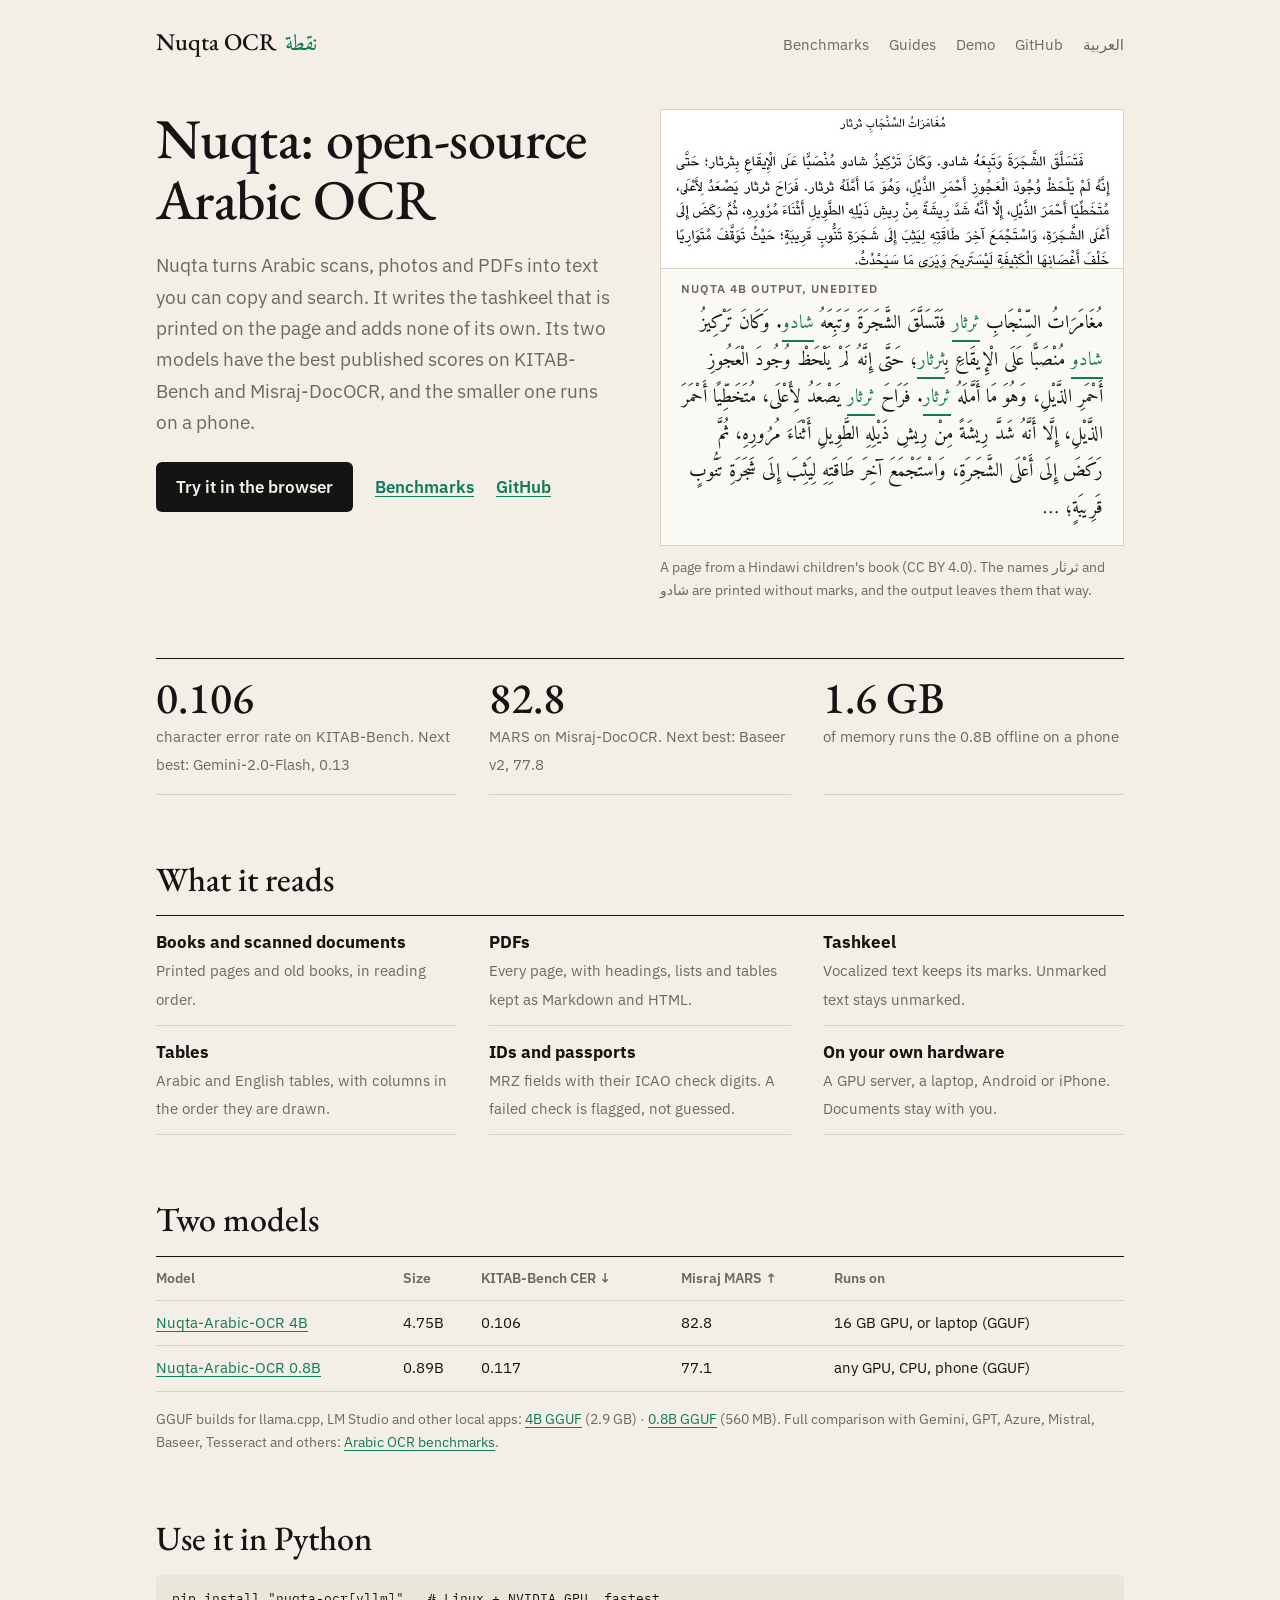
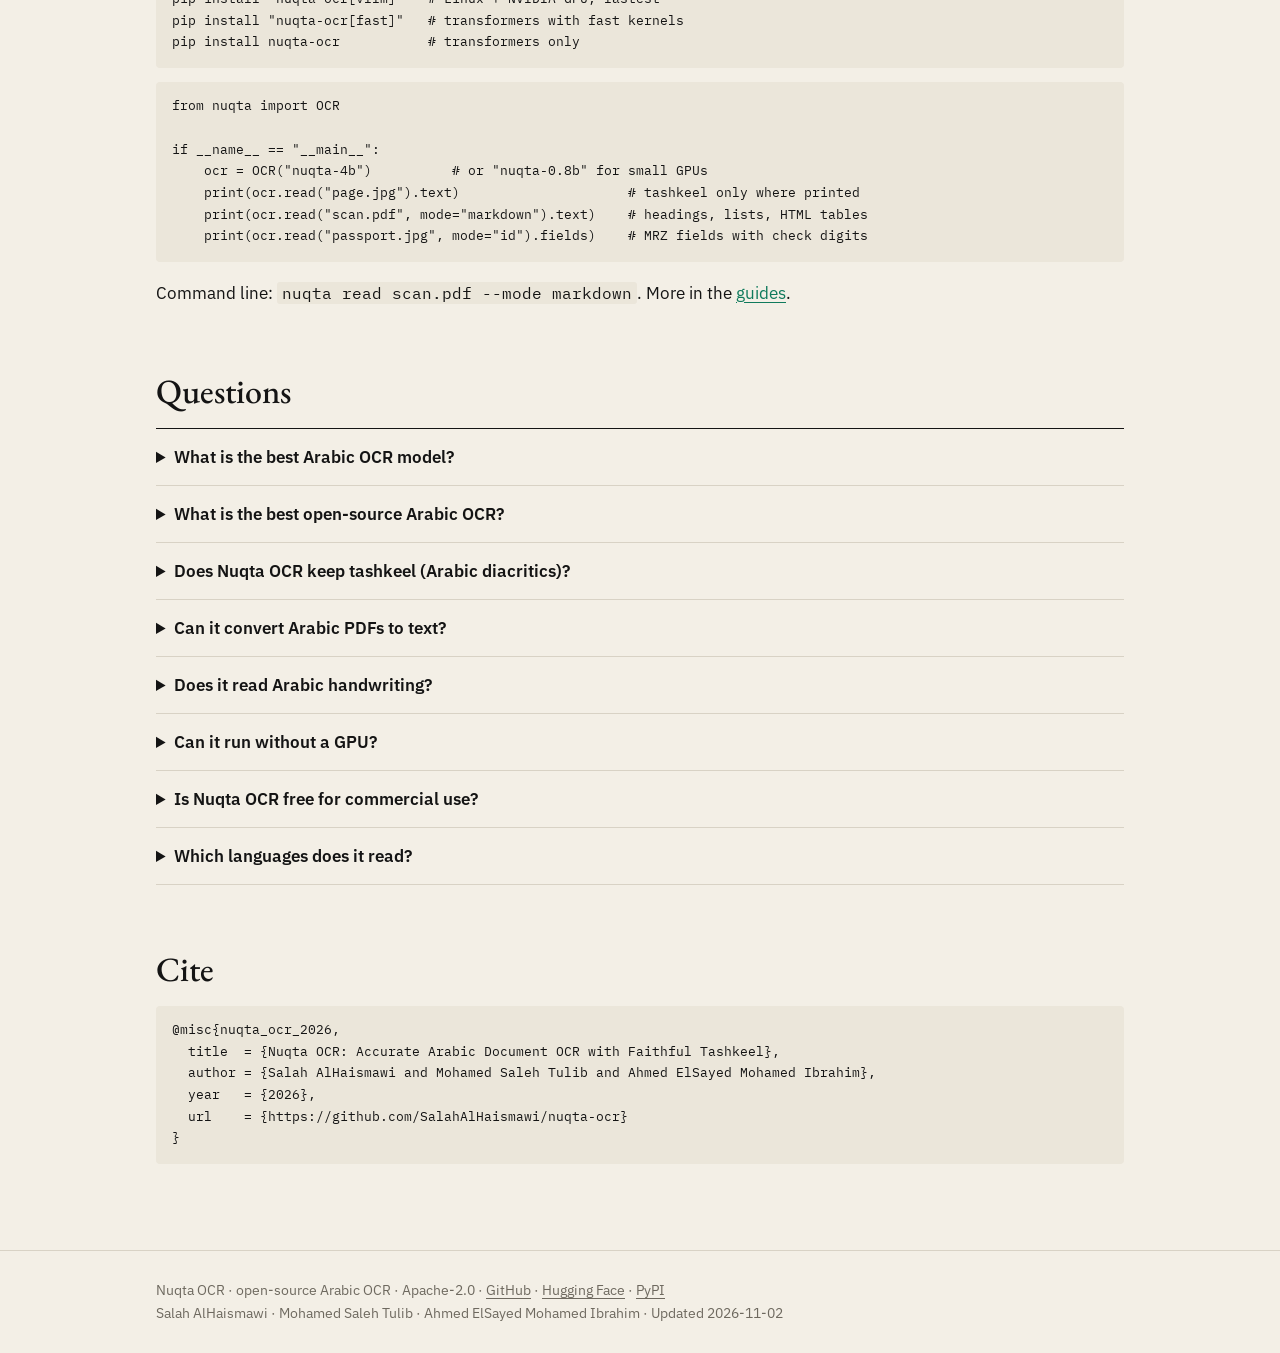
<file: docs/index.html>
<!doctype html>
<html lang="en">
<head>
<meta charset="utf-8">
<meta name="viewport" content="width=device-width, initial-scale=1">
<meta name="google-site-verification" content="cV3bLYaiwx_uWgcfLye5ZW7KCQ7KMcF4KvZ8LbxjnN4">
<title>Nuqta OCR: open-source Arabic OCR, first on KITAB-Bench and Misraj</title>
<meta name="description" content="Open-source Arabic OCR models and Python library: scans, photos and PDFs to text or Markdown, with tashkeel, tables and IDs. First on KITAB-Bench and Misraj.">
<link rel="canonical" href="https://salahalhaismawi.github.io/nuqta-ocr/"><link rel="alternate" hreflang="en" href="https://salahalhaismawi.github.io/nuqta-ocr/"><link rel="alternate" hreflang="ar" href="https://salahalhaismawi.github.io/nuqta-ocr/ar/"><link rel="alternate" hreflang="x-default" href="https://salahalhaismawi.github.io/nuqta-ocr/">
<link rel="icon" href="img/icon.png">
<meta property="og:type" content="website"><meta property="og:url" content="https://salahalhaismawi.github.io/nuqta-ocr/">
<meta property="og:title" content="Nuqta OCR: open-source Arabic OCR, first on KITAB-Bench and Misraj"><meta property="og:description" content="Open-source Arabic OCR models and Python library: scans, photos and PDFs to text or Markdown, with tashkeel, tables and IDs. First on KITAB-Bench and Misraj.">
<meta property="og:image" content="https://salahalhaismawi.github.io/nuqta-ocr/img/og.png"><meta name="twitter:card" content="summary_large_image">
<link rel="preconnect" href="https://fonts.googleapis.com"><link rel="preconnect" href="https://fonts.gstatic.com" crossorigin>
<link rel="stylesheet" href="https://fonts.googleapis.com/css2?family=EB+Garamond:wght@500&family=IBM+Plex+Mono&family=IBM+Plex+Sans:wght@400;600&family=IBM+Plex+Sans+Arabic:wght@400;600&family=Amiri:wght@400;700&display=swap">
<link rel="stylesheet" href="style.css">
<script type="application/ld+json">{"@context": "https://schema.org", "@type": "WebPage", "name": "Nuqta OCR: open-source Arabic OCR, first on KITAB-Bench and Misraj", "description": "Open-source Arabic OCR models and Python library: scans, photos and PDFs to text or Markdown, with tashkeel, tables and IDs. First on KITAB-Bench and Misraj.", "url": "https://salahalhaismawi.github.io/nuqta-ocr/", "inLanguage": "en", "dateModified": "2026-11-02", "author": [{"@type": "Person", "name": "Salah AlHaismawi"}, {"@type": "Person", "name": "Mohamed Saleh Tulib"}, {"@type": "Person", "name": "Ahmed ElSayed Mohamed Ibrahim"}]}</script><script type="application/ld+json">{"@context": "https://schema.org", "@type": "SoftwareApplication", "name": "Nuqta OCR", "alternateName": ["Nuqta Arabic OCR", "نقطة", "Nuqta-Arabic-OCR"], "applicationCategory": "DeveloperApplication", "operatingSystem": "Linux, macOS, Windows, Android, iOS", "description": "Open-source Arabic OCR models (4B and 0.8B) and Python library. First on KITAB-Bench (CER 0.106) and Misraj-DocOCR (MARS 82.8) among published results. Copies printed tashkeel, reads tables, IDs and passports.", "url": "https://salahalhaismawi.github.io/nuqta-ocr/", "downloadUrl": "https://pypi.org/project/nuqta-ocr/", "softwareVersion": "0.1.1", "license": "https://www.apache.org/licenses/LICENSE-2.0", "offers": {"@type": "Offer", "price": "0", "priceCurrency": "USD"}, "author": [{"@type": "Person", "name": "Salah AlHaismawi"}, {"@type": "Person", "name": "Mohamed Saleh Tulib"}, {"@type": "Person", "name": "Ahmed ElSayed Mohamed Ibrahim"}], "sameAs": ["https://github.com/SalahAlHaismawi/nuqta-ocr", "https://pypi.org/project/nuqta-ocr/", "https://huggingface.co/spaces/SalahALHaismawi/Nuqta-Arabic-OCR", "https://huggingface.co/SalahALHaismawi/Nuqta-Arabic-OCR-4B", "https://huggingface.co/SalahALHaismawi/Nuqta-Arabic-OCR-0.8B"]}</script><script type="application/ld+json">{"@context": "https://schema.org", "@type": "FAQPage", "mainEntity": [{"@type": "Question", "name": "What is the best Arabic OCR model?", "acceptedAnswer": {"@type": "Answer", "text": "On the two public Arabic OCR benchmarks, Nuqta-Arabic-OCR 4B has the best published results: character error rate 0.106 on KITAB-Bench (Gemini-2.0-Flash 0.13, GPT-4o 0.31) and MARS 82.8 on Misraj-DocOCR (Baseer v2 77.8, Gemini-2.5-Pro 70.8). It is open source under Apache-2.0. The smaller Nuqta-Arabic-OCR 0.8B is second on KITAB-Bench and runs on a phone."}}, {"@type": "Question", "name": "What is the best open-source Arabic OCR?", "acceptedAnswer": {"@type": "Answer", "text": "Nuqta OCR. Both models are open weights under Apache-2.0, and both score better on KITAB-Bench than every other published result, open or closed. Tesseract and EasyOCR score 0.54 and 0.58 character error rate on the same benchmark."}}, {"@type": "Question", "name": "Does Nuqta OCR keep tashkeel (Arabic diacritics)?", "acceptedAnswer": {"@type": "Answer", "text": "Yes. It copies the diacritics printed on the page and almost never adds any: 0.08 to 0.16 invented marks per 100 letters on undiacritized text. Fully vocalized text such as Quran or children's books keeps its marks."}}, {"@type": "Question", "name": "Can it convert Arabic PDFs to text?", "acceptedAnswer": {"@type": "Answer", "text": "Yes. The nuqta-ocr Python library renders every PDF page and returns plain text or Markdown with HTML tables, in reading order."}}, {"@type": "Question", "name": "Does it read Arabic handwriting?", "acceptedAnswer": {"@type": "Answer", "text": "It reads handwritten lines and paragraphs (KHATT character error rate 0.07 to 0.11), but it is built for printed documents, where it is most accurate."}}, {"@type": "Question", "name": "Can it run without a GPU?", "acceptedAnswer": {"@type": "Answer", "text": "Yes. The GGUF builds run on CPU with llama.cpp, LM Studio and similar apps, and the 0.8B runs offline on Android and iPhone. On a laptop CPU a dense book page takes about a minute; on a 24 GB GPU about 3 seconds."}}, {"@type": "Question", "name": "Is Nuqta OCR free for commercial use?", "acceptedAnswer": {"@type": "Answer", "text": "Yes. The models and the library are released under Apache-2.0."}}, {"@type": "Question", "name": "Which languages does it read?", "acceptedAnswer": {"@type": "Answer", "text": "Arabic, and English mixed into Arabic documents (for example bilingual tables and IDs)."}}]}</script>
</head>
<body>
<header class="top"><div class="wrap">
<a class="brand" href="">Nuqta OCR<span class="ar">نقطة</span></a>
<nav><a href="best-arabic-ocr/">Benchmarks</a><a href="guides/">Guides</a><a href="https://huggingface.co/spaces/SalahALHaismawi/Nuqta-Arabic-OCR">Demo</a><a href="https://github.com/SalahAlHaismawi/nuqta-ocr">GitHub</a><a href="ar/" hreflang="ar">العربية</a></nav>
</div></header>
<main><div class="wrap">

<div class="hero"><div>
<h1>Nuqta: open-source Arabic OCR</h1>
<p class="lead">Nuqta turns Arabic scans, photos and PDFs into text you can copy and search. It writes the tashkeel that is
printed on the page and adds none of its own. Its two models have the best published scores on KITAB-Bench and
Misraj-DocOCR, and the smaller one runs on a phone.</p>
<div class="go"><a class="main" href="https://huggingface.co/spaces/SalahALHaismawi/Nuqta-Arabic-OCR">Try it in the browser</a><a href="best-arabic-ocr/">Benchmarks</a>
<a href="https://github.com/SalahAlHaismawi/nuqta-ocr">GitHub</a></div>
</div>
<figure><div class="proof"><img src="img/sample_page.png" width="900" height="307" alt="Arabic book page with tashkeel"><span class="tag">Nuqta 4B output, unedited</span><div class="out">مُغَامَرَاتُ السِّنْجَابِ <mark>ثرثار</mark> فَتَسَلَّقَ الشَّجَرَةَ وَتَبِعَهُ <mark>شادو</mark>. وَكَانَ تَرْكِيزُ <mark>شادو</mark> مُنْصَبًّا عَلَى الْإِيقَاعِ بِ<mark>ثرثار</mark>؛ حَتَّى إِنَّهُ لَمْ يَلْحَظْ وُجُودَ الْعَجُوزِ أَحْمَرِ الذَّيْلِ، وَهُوَ مَا أَمَّلَهُ <mark>ثرثار</mark>. فَرَاحَ <mark>ثرثار</mark> يَصْعَدُ لِأَعْلَى، مُتَخَطِّيًا أَحْمَرَ الذَّيْلِ، إِلَّا أَنَّهُ شَدَّ رِيشَةً مِنْ رِيشِ ذَيْلِهِ الطَّوِيلِ أَثْنَاءَ مُرُورِهِ، ثُمَّ رَكَضَ إِلَى أَعْلَى الشَّجَرَةِ، وَاسْتَجْمَعَ آخِرَ طَاقَتِهِ لِيَثِبَ إِلَى شَجَرَةِ تَنُّوبٍ قَرِيبَةٍ؛ …</div></div><figcaption>A page from a Hindawi children's book (CC BY 4.0). The names ثرثار and شادو are printed without marks, and the output leaves them that way.</figcaption></figure>
</div>
<div class="nums">
<div><b>0.106</b><span>character error rate on KITAB-Bench. Next best: Gemini-2.0-Flash, 0.13</span></div>
<div><b>82.8</b><span>MARS on Misraj-DocOCR. Next best: Baseer v2, 77.8</span></div>
<div><b>1.6 GB</b><span>of memory runs the 0.8B offline on a phone</span></div>
</div>

<h2>What it reads</h2>
<ul class="plain">
<li><b>Books and scanned documents</b><span>Printed pages and old books, in reading order.</span></li>
<li><b>PDFs</b><span>Every page, with headings, lists and tables kept as Markdown and HTML.</span></li>
<li><b>Tashkeel</b><span>Vocalized text keeps its marks. Unmarked text stays unmarked.</span></li>
<li><b>Tables</b><span>Arabic and English tables, with columns in the order they are drawn.</span></li>
<li><b>IDs and passports</b><span>MRZ fields with their ICAO check digits. A failed check is flagged, not guessed.</span></li>
<li><b>On your own hardware</b><span>A GPU server, a laptop, Android or iPhone. Documents stay with you.</span></li>
</ul>

<h2>Two models</h2>
<div class="tbl"><table><thead><tr><th>Model</th><th>Size</th><th>KITAB-Bench CER ↓</th><th>Misraj MARS ↑</th><th>Runs on</th></tr></thead><tbody><tr><td><a href="https://huggingface.co/SalahALHaismawi/Nuqta-Arabic-OCR-4B">Nuqta-Arabic-OCR 4B</a></td><td class=n>4.75B</td><td class=n>0.106</td><td class=n>82.8</td><td class=n>16 GB GPU, or laptop (GGUF)</td></tr><tr><td><a href="https://huggingface.co/SalahALHaismawi/Nuqta-Arabic-OCR-0.8B">Nuqta-Arabic-OCR 0.8B</a></td><td class=n>0.89B</td><td class=n>0.117</td><td class=n>77.1</td><td class=n>any GPU, CPU, phone (GGUF)</td></tr></tbody></table></div>
<p class="note">GGUF builds for llama.cpp, LM Studio and other local apps:
<a href="https://huggingface.co/SalahALHaismawi/Nuqta-Arabic-OCR-4B-GGUF">4B GGUF</a> (2.9 GB) · <a href="https://huggingface.co/SalahALHaismawi/Nuqta-Arabic-OCR-0.8B-GGUF">0.8B GGUF</a> (560 MB).
Full comparison with Gemini, GPT, Azure, Mistral, Baseer, Tesseract and others: <a href="best-arabic-ocr/">Arabic OCR benchmarks</a>.</p>

<h2>Use it in Python</h2>
<pre><code>pip install "nuqta-ocr[vllm]"   # Linux + NVIDIA GPU, fastest
pip install "nuqta-ocr[fast]"   # transformers with fast kernels
pip install nuqta-ocr           # transformers only</code></pre>
<pre><code>from nuqta import OCR

if __name__ == "__main__":
    ocr = OCR("nuqta-4b")          # or "nuqta-0.8b" for small GPUs
    print(ocr.read("page.jpg").text)                     # tashkeel only where printed
    print(ocr.read("scan.pdf", mode="markdown").text)    # headings, lists, HTML tables
    print(ocr.read("passport.jpg", mode="id").fields)    # MRZ fields with check digits</code></pre>
<p>Command line: <code>nuqta read scan.pdf --mode markdown</code>. More in the <a href="guides/">guides</a>.</p>

<h2>Questions</h2>
<details><summary>What is the best Arabic OCR model?</summary><p>On the two public Arabic OCR benchmarks, Nuqta-Arabic-OCR 4B has the best published results: character error rate 0.106 on KITAB-Bench (Gemini-2.0-Flash 0.13, GPT-4o 0.31) and MARS 82.8 on Misraj-DocOCR (Baseer v2 77.8, Gemini-2.5-Pro 70.8). It is open source under Apache-2.0. The smaller Nuqta-Arabic-OCR 0.8B is second on KITAB-Bench and runs on a phone.</p></details><details><summary>What is the best open-source Arabic OCR?</summary><p>Nuqta OCR. Both models are open weights under Apache-2.0, and both score better on KITAB-Bench than every other published result, open or closed. Tesseract and EasyOCR score 0.54 and 0.58 character error rate on the same benchmark.</p></details><details><summary>Does Nuqta OCR keep tashkeel (Arabic diacritics)?</summary><p>Yes. It copies the diacritics printed on the page and almost never adds any: 0.08 to 0.16 invented marks per 100 letters on undiacritized text. Fully vocalized text such as Quran or children&#x27;s books keeps its marks.</p></details><details><summary>Can it convert Arabic PDFs to text?</summary><p>Yes. The nuqta-ocr Python library renders every PDF page and returns plain text or Markdown with HTML tables, in reading order.</p></details><details><summary>Does it read Arabic handwriting?</summary><p>It reads handwritten lines and paragraphs (KHATT character error rate 0.07 to 0.11), but it is built for printed documents, where it is most accurate.</p></details><details><summary>Can it run without a GPU?</summary><p>Yes. The GGUF builds run on CPU with llama.cpp, LM Studio and similar apps, and the 0.8B runs offline on Android and iPhone. On a laptop CPU a dense book page takes about a minute; on a 24 GB GPU about 3 seconds.</p></details><details><summary>Is Nuqta OCR free for commercial use?</summary><p>Yes. The models and the library are released under Apache-2.0.</p></details><details><summary>Which languages does it read?</summary><p>Arabic, and English mixed into Arabic documents (for example bilingual tables and IDs).</p></details>

<h2>Cite</h2>
<pre><code>@misc{nuqta_ocr_2026,
  title  = {Nuqta OCR: Accurate Arabic Document OCR with Faithful Tashkeel},
  author = {Salah AlHaismawi and Mohamed Saleh Tulib and Ahmed ElSayed Mohamed Ibrahim},
  year   = {2026},
  url    = {https://github.com/SalahAlHaismawi/nuqta-ocr}
}</code></pre>

</div></main>
<footer><div class="wrap">Nuqta OCR · open-source Arabic OCR · Apache-2.0 · <a href="https://github.com/SalahAlHaismawi/nuqta-ocr">GitHub</a> · <a href="https://huggingface.co/SalahALHaismawi/Nuqta-Arabic-OCR-4B">Hugging Face</a> · <a href="https://pypi.org/project/nuqta-ocr/">PyPI</a><br>
Salah AlHaismawi · Mohamed Saleh Tulib · Ahmed ElSayed Mohamed Ibrahim · Updated 2026-11-02</div></footer>
</body>
</html>
</file>
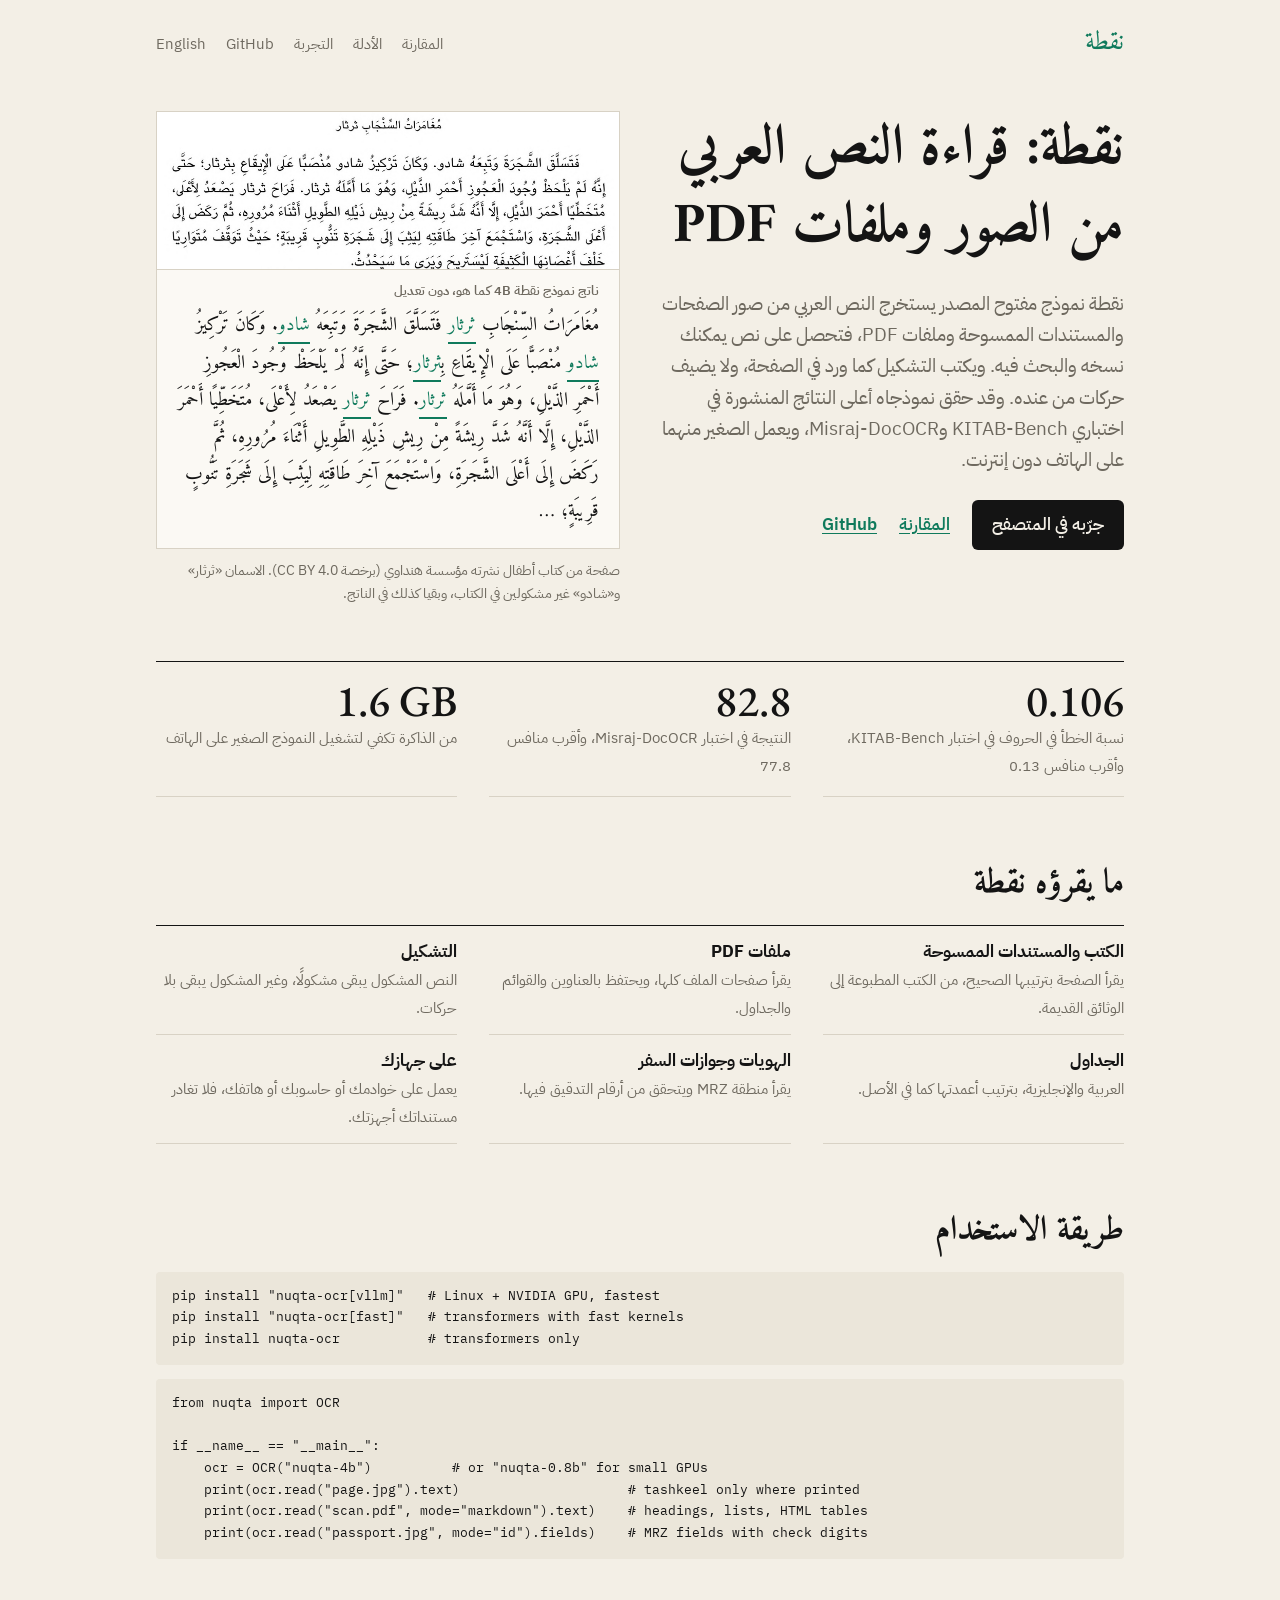
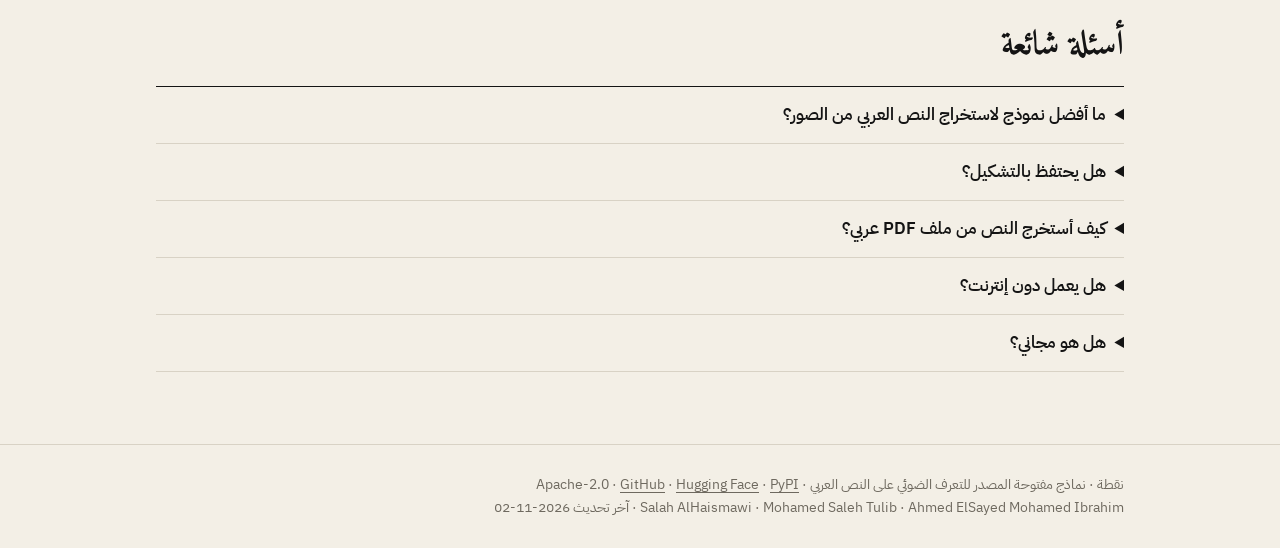
<file: docs/ar/index.html>
<!doctype html>
<html lang="ar" dir="rtl">
<head>
<meta charset="utf-8">
<meta name="viewport" content="width=device-width, initial-scale=1">
<meta name="google-site-verification" content="cV3bLYaiwx_uWgcfLye5ZW7KCQ7KMcF4KvZ8LbxjnN4">
<title>نقطة: OCR عربي مفتوح المصدر لتحويل الصور وملفات PDF إلى نص</title>
<meta name="description" content="نماذج ومكتبة مفتوحة المصدر للتعرف الضوئي على النص العربي: الصور وملفات PDF إلى نص مع التشكيل والجداول والبطاقات. الأول على KITAB-Bench وMisraj.">
<link rel="canonical" href="https://salahalhaismawi.github.io/nuqta-ocr/ar/">
<link rel="icon" href="../img/icon.png">
<meta property="og:type" content="website"><meta property="og:url" content="https://salahalhaismawi.github.io/nuqta-ocr/ar/">
<meta property="og:title" content="نقطة: OCR عربي مفتوح المصدر لتحويل الصور وملفات PDF إلى نص"><meta property="og:description" content="نماذج ومكتبة مفتوحة المصدر للتعرف الضوئي على النص العربي: الصور وملفات PDF إلى نص مع التشكيل والجداول والبطاقات. الأول على KITAB-Bench وMisraj.">
<meta property="og:image" content="https://salahalhaismawi.github.io/nuqta-ocr/img/og.png"><meta name="twitter:card" content="summary_large_image">
<link rel="preconnect" href="https://fonts.googleapis.com"><link rel="preconnect" href="https://fonts.gstatic.com" crossorigin>
<link rel="stylesheet" href="https://fonts.googleapis.com/css2?family=EB+Garamond:wght@500&family=IBM+Plex+Mono&family=IBM+Plex+Sans:wght@400;600&family=IBM+Plex+Sans+Arabic:wght@400;600&family=Amiri:wght@400;700&display=swap">
<link rel="stylesheet" href="../style.css">
<script type="application/ld+json">{"@context": "https://schema.org", "@type": "WebPage", "name": "نقطة: OCR عربي مفتوح المصدر لتحويل الصور وملفات PDF إلى نص", "description": "نماذج ومكتبة مفتوحة المصدر للتعرف الضوئي على النص العربي: الصور وملفات PDF إلى نص مع التشكيل والجداول والبطاقات. الأول على KITAB-Bench وMisraj.", "url": "https://salahalhaismawi.github.io/nuqta-ocr/ar/", "inLanguage": "ar", "dateModified": "2026-11-02", "author": [{"@type": "Person", "name": "Salah AlHaismawi"}, {"@type": "Person", "name": "Mohamed Saleh Tulib"}, {"@type": "Person", "name": "Ahmed ElSayed Mohamed Ibrahim"}]}</script><script type="application/ld+json">{"@context": "https://schema.org", "@type": "SoftwareApplication", "name": "Nuqta OCR", "alternateName": ["Nuqta Arabic OCR", "نقطة", "Nuqta-Arabic-OCR"], "applicationCategory": "DeveloperApplication", "operatingSystem": "Linux, macOS, Windows, Android, iOS", "description": "Open-source Arabic OCR models (4B and 0.8B) and Python library. First on KITAB-Bench (CER 0.106) and Misraj-DocOCR (MARS 82.8) among published results. Copies printed tashkeel, reads tables, IDs and passports.", "url": "https://salahalhaismawi.github.io/nuqta-ocr/", "downloadUrl": "https://pypi.org/project/nuqta-ocr/", "softwareVersion": "0.1.1", "license": "https://www.apache.org/licenses/LICENSE-2.0", "offers": {"@type": "Offer", "price": "0", "priceCurrency": "USD"}, "author": [{"@type": "Person", "name": "Salah AlHaismawi"}, {"@type": "Person", "name": "Mohamed Saleh Tulib"}, {"@type": "Person", "name": "Ahmed ElSayed Mohamed Ibrahim"}], "sameAs": ["https://github.com/SalahAlHaismawi/nuqta-ocr", "https://pypi.org/project/nuqta-ocr/", "https://huggingface.co/spaces/SalahALHaismawi/Nuqta-Arabic-OCR", "https://huggingface.co/SalahALHaismawi/Nuqta-Arabic-OCR-4B", "https://huggingface.co/SalahALHaismawi/Nuqta-Arabic-OCR-0.8B"]}</script><script type="application/ld+json">{"@context": "https://schema.org", "@type": "FAQPage", "mainEntity": [{"@type": "Question", "name": "ما أفضل نموذج لاستخراج النص العربي من الصور؟", "acceptedAnswer": {"@type": "Answer", "text": "بحسب النتائج المنشورة في الاختبارين العامّين لقراءة النص العربي، يتصدر نموذج Nuqta-Arabic-OCR 4B: نسبة الخطأ في الحروف 0.106 في اختبار KITAB-Bench، و82.8 في اختبار Misraj-DocOCR، متقدمًا على Gemini وGPT وBaseer. والنموذج مفتوح المصدر برخصة Apache-2.0."}}, {"@type": "Question", "name": "هل يحتفظ بالتشكيل؟", "acceptedAnswer": {"@type": "Answer", "text": "نعم، يكتب الحركات المطبوعة في الصفحة كما هي، ونادرًا ما يضيف حركة غير موجودة فيها."}}, {"@type": "Question", "name": "كيف أستخرج النص من ملف PDF عربي؟", "acceptedAnswer": {"@type": "Answer", "text": "ثبّت المكتبة بالأمر pip install nuqta-ocr، ثم استدعِ OCR('nuqta-4b').read('file.pdf').text. ويمكنك أيضًا تجربته في المتصفح دون تثبيت أي شيء."}}, {"@type": "Question", "name": "هل يعمل دون إنترنت؟", "acceptedAnswer": {"@type": "Answer", "text": "نعم، يعمل على خوادمك أو حاسوبك أو هاتفك دون اتصال، فتبقى مستنداتك عندك."}}, {"@type": "Question", "name": "هل هو مجاني؟", "acceptedAnswer": {"@type": "Answer", "text": "نعم، النماذج والمكتبة مجانية ومفتوحة المصدر، ويمكن استخدامها في المشاريع التجارية."}}]}</script>
</head>
<body dir="rtl">
<header class="top"><div class="wrap">
<a class="brand" href="../ar/">نقطة</a>
<nav><a href="../best-arabic-ocr/">المقارنة</a><a href="../guides/">الأدلة</a><a href="https://huggingface.co/spaces/SalahALHaismawi/Nuqta-Arabic-OCR">التجربة</a><a href="https://github.com/SalahAlHaismawi/nuqta-ocr">GitHub</a><a href="../" hreflang="en">English</a></nav>
</div></header>
<main><div class="wrap">

<div class="hero"><div>
<h1>نقطة: قراءة النص العربي من الصور وملفات PDF</h1>
<p class="lead">نقطة نموذج مفتوح المصدر يستخرج النص العربي من صور الصفحات والمستندات الممسوحة وملفات PDF، فتحصل على نص
يمكنك نسخه والبحث فيه. ويكتب التشكيل كما ورد في الصفحة، ولا يضيف حركات من عنده. وقد حقق نموذجاه أعلى النتائج المنشورة
في اختباري <bdi>KITAB-Bench</bdi> و<bdi>Misraj-DocOCR</bdi>، ويعمل الصغير منهما على الهاتف دون إنترنت.</p>
<div class="go"><a class="main" href="https://huggingface.co/spaces/SalahALHaismawi/Nuqta-Arabic-OCR">جرّبه في المتصفح</a><a href="../best-arabic-ocr/">المقارنة</a><a href="https://github.com/SalahAlHaismawi/nuqta-ocr">GitHub</a></div>
</div>
<figure><div class="proof"><img src="../img/sample_page.png" width="900" height="307" alt="Arabic book page with tashkeel"><span class="tag">ناتج نموذج نقطة 4B كما هو، دون تعديل</span><div class="out">مُغَامَرَاتُ السِّنْجَابِ <mark>ثرثار</mark> فَتَسَلَّقَ الشَّجَرَةَ وَتَبِعَهُ <mark>شادو</mark>. وَكَانَ تَرْكِيزُ <mark>شادو</mark> مُنْصَبًّا عَلَى الْإِيقَاعِ بِ<mark>ثرثار</mark>؛ حَتَّى إِنَّهُ لَمْ يَلْحَظْ وُجُودَ الْعَجُوزِ أَحْمَرِ الذَّيْلِ، وَهُوَ مَا أَمَّلَهُ <mark>ثرثار</mark>. فَرَاحَ <mark>ثرثار</mark> يَصْعَدُ لِأَعْلَى، مُتَخَطِّيًا أَحْمَرَ الذَّيْلِ، إِلَّا أَنَّهُ شَدَّ رِيشَةً مِنْ رِيشِ ذَيْلِهِ الطَّوِيلِ أَثْنَاءَ مُرُورِهِ، ثُمَّ رَكَضَ إِلَى أَعْلَى الشَّجَرَةِ، وَاسْتَجْمَعَ آخِرَ طَاقَتِهِ لِيَثِبَ إِلَى شَجَرَةِ تَنُّوبٍ قَرِيبَةٍ؛ …</div></div><figcaption>صفحة من كتاب أطفال نشرته مؤسسة هنداوي (برخصة CC BY 4.0). الاسمان «ثرثار» و«شادو» غير مشكولين في الكتاب، وبقيا كذلك في الناتج.</figcaption></figure>
</div>
<div class="nums">
<div><b dir="ltr">0.106</b><span>نسبة الخطأ في الحروف في اختبار <bdi>KITAB-Bench</bdi>، وأقرب منافس 0.13</span></div>
<div><b dir="ltr">82.8</b><span>النتيجة في اختبار <bdi>Misraj-DocOCR</bdi>، وأقرب منافس 77.8</span></div>
<div><b dir="ltr">1.6 GB</b><span>من الذاكرة تكفي لتشغيل النموذج الصغير على الهاتف</span></div>
</div>
<h2>ما يقرؤه نقطة</h2>
<ul class="plain">
<li><b>الكتب والمستندات الممسوحة</b><span>يقرأ الصفحة بترتيبها الصحيح، من الكتب المطبوعة إلى الوثائق القديمة.</span></li>
<li><b>ملفات PDF</b><span>يقرأ صفحات الملف كلها، ويحتفظ بالعناوين والقوائم والجداول.</span></li>
<li><b>التشكيل</b><span>النص المشكول يبقى مشكولًا، وغير المشكول يبقى بلا حركات.</span></li>
<li><b>الجداول</b><span>العربية والإنجليزية، بترتيب أعمدتها كما في الأصل.</span></li>
<li><b>الهويات وجوازات السفر</b><span>يقرأ منطقة MRZ ويتحقق من أرقام التدقيق فيها.</span></li>
<li><b>على جهازك</b><span>يعمل على خوادمك أو حاسوبك أو هاتفك، فلا تغادر مستنداتك أجهزتك.</span></li>
</ul>
<h2>طريقة الاستخدام</h2>
<pre><code>pip install "nuqta-ocr[vllm]"   # Linux + NVIDIA GPU, fastest
pip install "nuqta-ocr[fast]"   # transformers with fast kernels
pip install nuqta-ocr           # transformers only</code></pre>
<pre><code>from nuqta import OCR

if __name__ == "__main__":
    ocr = OCR("nuqta-4b")          # or "nuqta-0.8b" for small GPUs
    print(ocr.read("page.jpg").text)                     # tashkeel only where printed
    print(ocr.read("scan.pdf", mode="markdown").text)    # headings, lists, HTML tables
    print(ocr.read("passport.jpg", mode="id").fields)    # MRZ fields with check digits</code></pre>
<h2>أسئلة شائعة</h2>
<details><summary>ما أفضل نموذج لاستخراج النص العربي من الصور؟</summary><p>بحسب النتائج المنشورة في الاختبارين العامّين لقراءة النص العربي، يتصدر نموذج Nuqta-Arabic-OCR 4B: نسبة الخطأ في الحروف 0.106 في اختبار KITAB-Bench، و82.8 في اختبار Misraj-DocOCR، متقدمًا على Gemini وGPT وBaseer. والنموذج مفتوح المصدر برخصة Apache-2.0.</p></details><details><summary>هل يحتفظ بالتشكيل؟</summary><p>نعم، يكتب الحركات المطبوعة في الصفحة كما هي، ونادرًا ما يضيف حركة غير موجودة فيها.</p></details><details><summary>كيف أستخرج النص من ملف PDF عربي؟</summary><p>ثبّت المكتبة بالأمر pip install nuqta-ocr، ثم استدعِ OCR(&#x27;nuqta-4b&#x27;).read(&#x27;file.pdf&#x27;).text. ويمكنك أيضًا تجربته في المتصفح دون تثبيت أي شيء.</p></details><details><summary>هل يعمل دون إنترنت؟</summary><p>نعم، يعمل على خوادمك أو حاسوبك أو هاتفك دون اتصال، فتبقى مستنداتك عندك.</p></details><details><summary>هل هو مجاني؟</summary><p>نعم، النماذج والمكتبة مجانية ومفتوحة المصدر، ويمكن استخدامها في المشاريع التجارية.</p></details>

</div></main>
<footer><div class="wrap">نقطة · نماذج مفتوحة المصدر للتعرف الضوئي على النص العربي · Apache-2.0 · <a href="https://github.com/SalahAlHaismawi/nuqta-ocr">GitHub</a> · <a href="https://huggingface.co/SalahALHaismawi/Nuqta-Arabic-OCR-4B">Hugging Face</a> · <a href="https://pypi.org/project/nuqta-ocr/">PyPI</a><br>
Salah AlHaismawi · Mohamed Saleh Tulib · Ahmed ElSayed Mohamed Ibrahim · آخر تحديث 2026-11-02</div></footer>
</body>
</html>
</file>
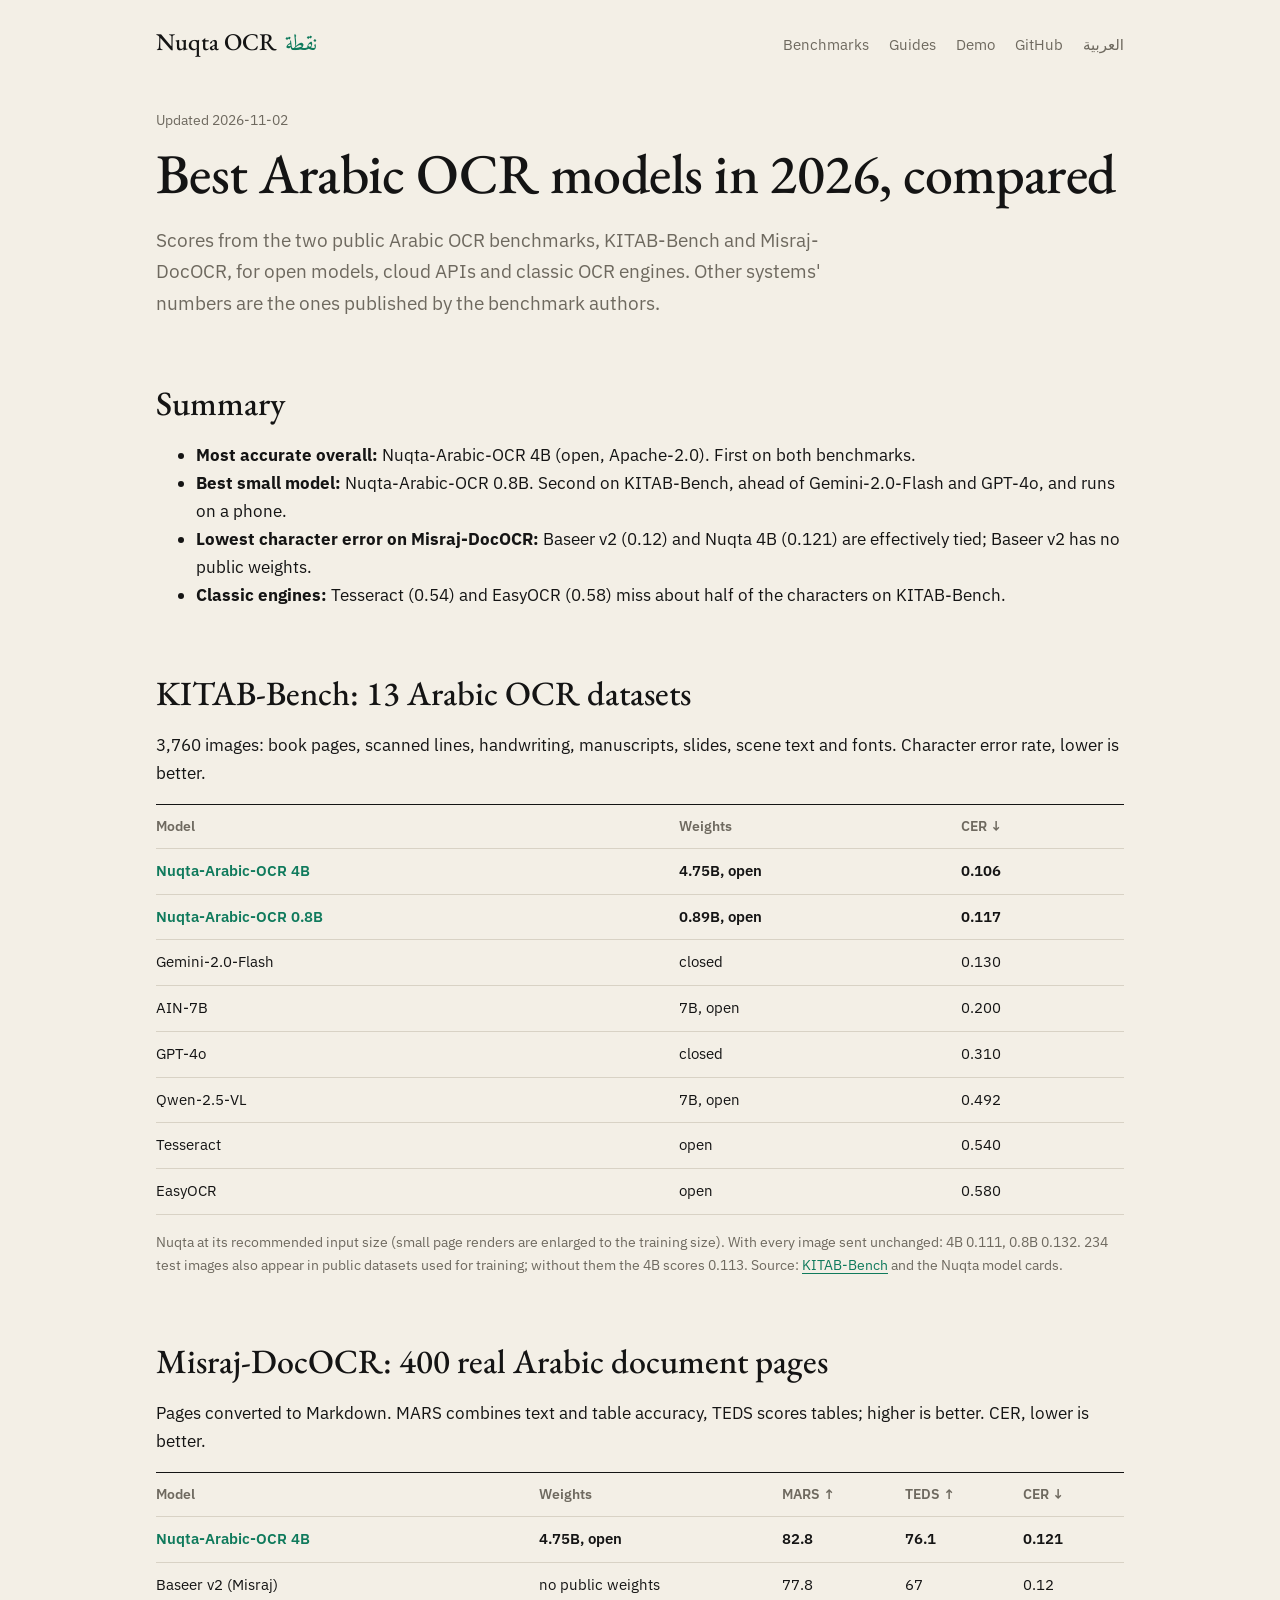
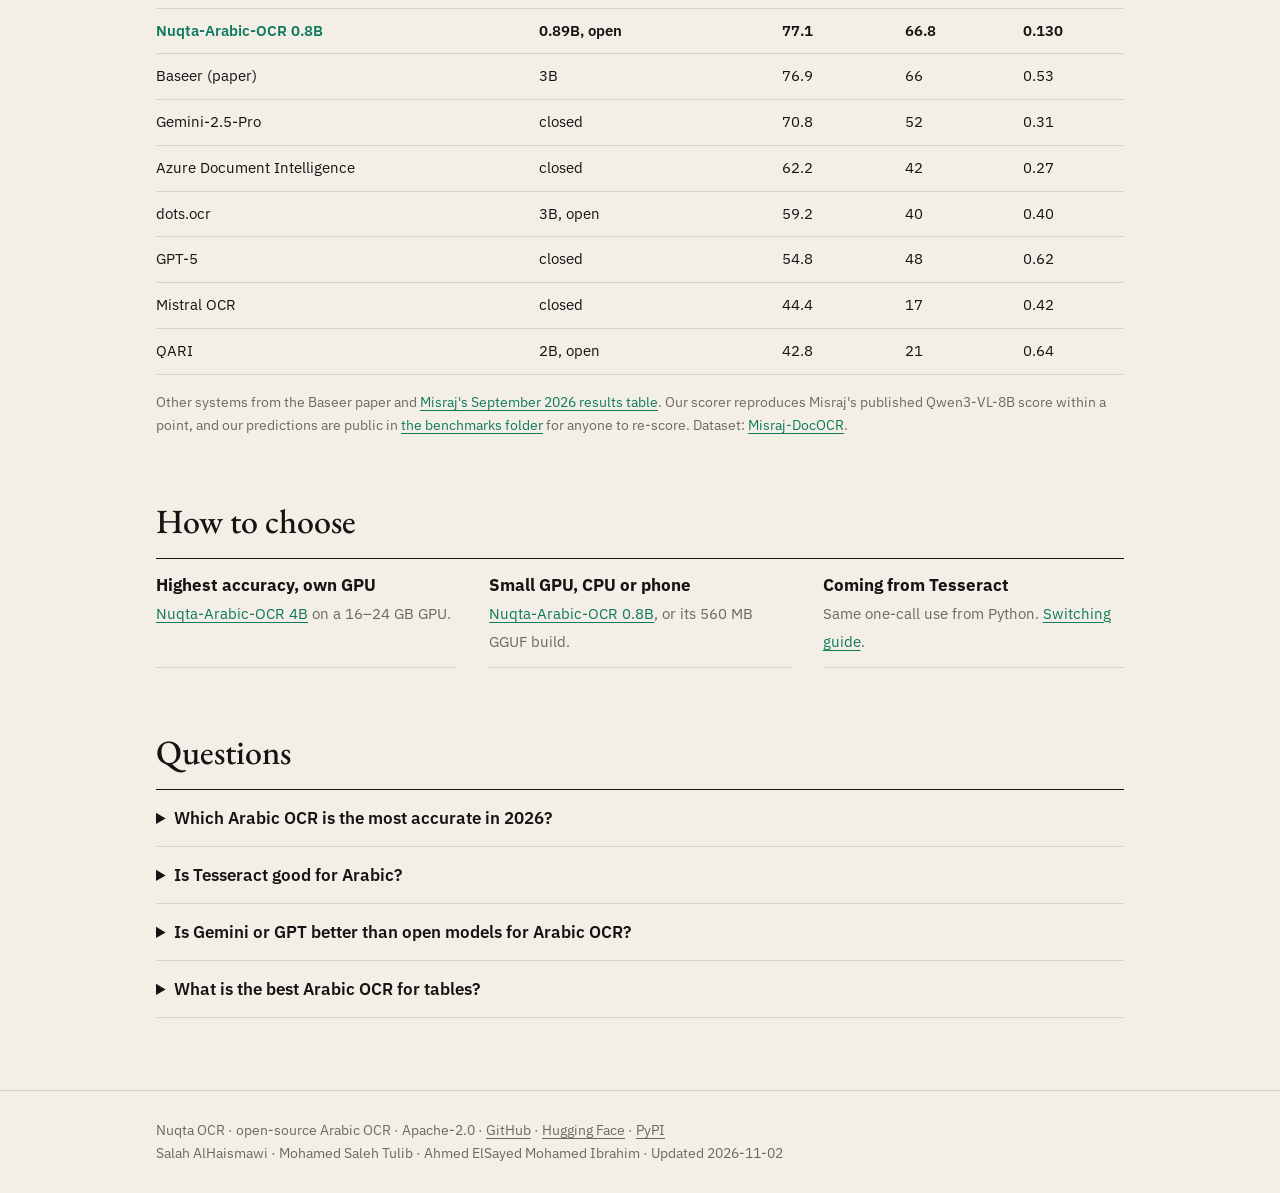
<file: docs/best-arabic-ocr/index.html>
<!doctype html>
<html lang="en">
<head>
<meta charset="utf-8">
<meta name="viewport" content="width=device-width, initial-scale=1">
<meta name="google-site-verification" content="cV3bLYaiwx_uWgcfLye5ZW7KCQ7KMcF4KvZ8LbxjnN4">
<title>Best Arabic OCR models in 2026: benchmark comparison</title>
<meta name="description" content="KITAB-Bench and Misraj-DocOCR results for Arabic OCR: Nuqta, Gemini, GPT-4o, GPT-5, Azure, Mistral OCR, Baseer, QARI, dots.ocr, Tesseract and EasyOCR.">
<link rel="canonical" href="https://salahalhaismawi.github.io/nuqta-ocr/best-arabic-ocr/">
<link rel="icon" href="../img/icon.png">
<meta property="og:type" content="website"><meta property="og:url" content="https://salahalhaismawi.github.io/nuqta-ocr/best-arabic-ocr/">
<meta property="og:title" content="Best Arabic OCR models in 2026: benchmark comparison"><meta property="og:description" content="KITAB-Bench and Misraj-DocOCR results for Arabic OCR: Nuqta, Gemini, GPT-4o, GPT-5, Azure, Mistral OCR, Baseer, QARI, dots.ocr, Tesseract and EasyOCR.">
<meta property="og:image" content="https://salahalhaismawi.github.io/nuqta-ocr/img/og.png"><meta name="twitter:card" content="summary_large_image">
<link rel="preconnect" href="https://fonts.googleapis.com"><link rel="preconnect" href="https://fonts.gstatic.com" crossorigin>
<link rel="stylesheet" href="https://fonts.googleapis.com/css2?family=EB+Garamond:wght@500&family=IBM+Plex+Mono&family=IBM+Plex+Sans:wght@400;600&family=IBM+Plex+Sans+Arabic:wght@400;600&family=Amiri:wght@400;700&display=swap">
<link rel="stylesheet" href="../style.css">
<script type="application/ld+json">{"@context": "https://schema.org", "@type": "Article", "name": "Best Arabic OCR models in 2026: benchmark comparison", "description": "KITAB-Bench and Misraj-DocOCR results for Arabic OCR: Nuqta, Gemini, GPT-4o, GPT-5, Azure, Mistral OCR, Baseer, QARI, dots.ocr, Tesseract and EasyOCR.", "url": "https://salahalhaismawi.github.io/nuqta-ocr/best-arabic-ocr/", "inLanguage": "en", "dateModified": "2026-11-02", "author": [{"@type": "Person", "name": "Salah AlHaismawi"}, {"@type": "Person", "name": "Mohamed Saleh Tulib"}, {"@type": "Person", "name": "Ahmed ElSayed Mohamed Ibrahim"}]}</script><script type="application/ld+json">{"@context": "https://schema.org", "@type": "FAQPage", "mainEntity": [{"@type": "Question", "name": "Which Arabic OCR is the most accurate in 2026?", "acceptedAnswer": {"@type": "Answer", "text": "Nuqta-Arabic-OCR 4B has the best published score on both public Arabic OCR benchmarks: KITAB-Bench character error rate 0.106 and Misraj-DocOCR MARS 82.8."}}, {"@type": "Question", "name": "Is Tesseract good for Arabic?", "acceptedAnswer": {"@type": "Answer", "text": "Tesseract works for clean printed Arabic but misses many characters on real documents: 0.54 character error rate on KITAB-Bench, against 0.106 for Nuqta-Arabic-OCR 4B. It also drops or mangles tashkeel."}}, {"@type": "Question", "name": "Is Gemini or GPT better than open models for Arabic OCR?", "acceptedAnswer": {"@type": "Answer", "text": "Not on these benchmarks. Gemini-2.0-Flash scores 0.13 and GPT-4o 0.31 on KITAB-Bench, and Gemini-2.5-Pro 70.8 and GPT-5 54.8 MARS on Misraj-DocOCR, all behind Nuqta's open models."}}, {"@type": "Question", "name": "What is the best Arabic OCR for tables?", "acceptedAnswer": {"@type": "Answer", "text": "On Misraj-DocOCR tables (TEDS), Nuqta-Arabic-OCR 4B scores 76.1, ahead of Baseer v2 (67), Gemini-2.5-Pro (52) and Azure (42)."}}]}</script>
</head>
<body>
<header class="top"><div class="wrap">
<a class="brand" href="../">Nuqta OCR<span class="ar">نقطة</span></a>
<nav><a href="../best-arabic-ocr/">Benchmarks</a><a href="../guides/">Guides</a><a href="https://huggingface.co/spaces/SalahALHaismawi/Nuqta-Arabic-OCR">Demo</a><a href="https://github.com/SalahAlHaismawi/nuqta-ocr">GitHub</a><a href="../ar/" hreflang="ar">العربية</a></nav>
</div></header>
<main><div class="wrap">

<p class="kicker">Updated 2026-11-02</p>
<h1>Best Arabic OCR models in 2026, compared</h1>
<p class="lead">Scores from the two public Arabic OCR benchmarks, KITAB-Bench and Misraj-DocOCR, for open models, cloud APIs and
classic OCR engines. Other systems' numbers are the ones published by the benchmark authors.</p>

<h2>Summary</h2>
<ul>
<li><b>Most accurate overall:</b> Nuqta-Arabic-OCR 4B (open, Apache-2.0). First on both benchmarks.</li>
<li><b>Best small model:</b> Nuqta-Arabic-OCR 0.8B. Second on KITAB-Bench, ahead of Gemini-2.0-Flash and GPT-4o, and runs on a phone.</li>
<li><b>Lowest character error on Misraj-DocOCR:</b> Baseer v2 (0.12) and Nuqta 4B (0.121) are effectively tied; Baseer v2 has no public weights.</li>
<li><b>Classic engines:</b> Tesseract (0.54) and EasyOCR (0.58) miss about half of the characters on KITAB-Bench.</li>
</ul>

<h2>KITAB-Bench: 13 Arabic OCR datasets</h2>
<p>3,760 images: book pages, scanned lines, handwriting, manuscripts, slides, scene text and fonts. Character error rate, lower is better.</p>
<div class="tbl"><table><thead><tr><th>Model</th><th>Weights</th><th>CER ↓</th></tr></thead><tbody><tr class="us"><td>Nuqta-Arabic-OCR 4B</td><td class=n>4.75B, open</td><td class=n>0.106</td></tr><tr class="us"><td>Nuqta-Arabic-OCR 0.8B</td><td class=n>0.89B, open</td><td class=n>0.117</td></tr><tr><td>Gemini-2.0-Flash</td><td class=n>closed</td><td class=n>0.130</td></tr><tr><td>AIN-7B</td><td class=n>7B, open</td><td class=n>0.200</td></tr><tr><td>GPT-4o</td><td class=n>closed</td><td class=n>0.310</td></tr><tr><td>Qwen-2.5-VL</td><td class=n>7B, open</td><td class=n>0.492</td></tr><tr><td>Tesseract</td><td class=n>open</td><td class=n>0.540</td></tr><tr><td>EasyOCR</td><td class=n>open</td><td class=n>0.580</td></tr></tbody></table></div>
<p class="note">Nuqta at its recommended input size (small page renders are enlarged to the training size). With every image sent
unchanged: 4B 0.111, 0.8B 0.132. 234 test images also appear in public datasets used for training; without them the 4B scores 0.113.
Source: <a href="https://github.com/mbzuai-oryx/KITAB-Bench">KITAB-Bench</a> and the Nuqta model cards.</p>

<h2>Misraj-DocOCR: 400 real Arabic document pages</h2>
<p>Pages converted to Markdown. MARS combines text and table accuracy, TEDS scores tables; higher is better. CER, lower is better.</p>
<div class="tbl"><table><thead><tr><th>Model</th><th>Weights</th><th>MARS ↑</th><th>TEDS ↑</th><th>CER ↓</th></tr></thead><tbody><tr class="us"><td>Nuqta-Arabic-OCR 4B</td><td class=n>4.75B, open</td><td class=n>82.8</td><td class=n>76.1</td><td class=n>0.121</td></tr><tr><td>Baseer v2 (Misraj)</td><td class=n>no public weights</td><td class=n>77.8</td><td class=n>67</td><td class=n>0.12</td></tr><tr class="us"><td>Nuqta-Arabic-OCR 0.8B</td><td class=n>0.89B, open</td><td class=n>77.1</td><td class=n>66.8</td><td class=n>0.130</td></tr><tr><td>Baseer (paper)</td><td class=n>3B</td><td class=n>76.9</td><td class=n>66</td><td class=n>0.53</td></tr><tr><td>Gemini-2.5-Pro</td><td class=n>closed</td><td class=n>70.8</td><td class=n>52</td><td class=n>0.31</td></tr><tr><td>Azure Document Intelligence</td><td class=n>closed</td><td class=n>62.2</td><td class=n>42</td><td class=n>0.27</td></tr><tr><td>dots.ocr</td><td class=n>3B, open</td><td class=n>59.2</td><td class=n>40</td><td class=n>0.40</td></tr><tr><td>GPT-5</td><td class=n>closed</td><td class=n>54.8</td><td class=n>48</td><td class=n>0.62</td></tr><tr><td>Mistral OCR</td><td class=n>closed</td><td class=n>44.4</td><td class=n>17</td><td class=n>0.42</td></tr><tr><td>QARI</td><td class=n>2B, open</td><td class=n>42.8</td><td class=n>21</td><td class=n>0.64</td></tr></tbody></table></div>
<p class="note">Other systems from the Baseer paper and <a href="https://misraj.ai/en/blogs/baseer-arabic-document-ocr-vlm-misraj">Misraj's September 2026 results table</a>.
Our scorer reproduces Misraj's published Qwen3-VL-8B score within a point, and our predictions are public in
<a href="https://github.com/SalahAlHaismawi/nuqta-ocr/tree/main/benchmarks">the benchmarks folder</a> for anyone to re-score. Dataset: <a href="https://huggingface.co/datasets/Misraj/Misraj-DocOCR">Misraj-DocOCR</a>.</p>

<h2>How to choose</h2>
<ul class="plain">
<li><b>Highest accuracy, own GPU</b><span><a href="https://huggingface.co/SalahALHaismawi/Nuqta-Arabic-OCR-4B">Nuqta-Arabic-OCR 4B</a> on a 16–24 GB GPU.</span></li>
<li><b>Small GPU, CPU or phone</b><span><a href="https://huggingface.co/SalahALHaismawi/Nuqta-Arabic-OCR-0.8B">Nuqta-Arabic-OCR 0.8B</a>, or its 560 MB GGUF build.</span></li>
<li><b>Coming from Tesseract</b><span>Same one-call use from Python. <a href="../guides/tesseract-arabic-alternative/">Switching guide</a>.</span></li>
</ul>

<h2>Questions</h2>
<details><summary>Which Arabic OCR is the most accurate in 2026?</summary><p>Nuqta-Arabic-OCR 4B has the best published score on both public Arabic OCR benchmarks: KITAB-Bench character error rate 0.106 and Misraj-DocOCR MARS 82.8.</p></details><details><summary>Is Tesseract good for Arabic?</summary><p>Tesseract works for clean printed Arabic but misses many characters on real documents: 0.54 character error rate on KITAB-Bench, against 0.106 for Nuqta-Arabic-OCR 4B. It also drops or mangles tashkeel.</p></details><details><summary>Is Gemini or GPT better than open models for Arabic OCR?</summary><p>Not on these benchmarks. Gemini-2.0-Flash scores 0.13 and GPT-4o 0.31 on KITAB-Bench, and Gemini-2.5-Pro 70.8 and GPT-5 54.8 MARS on Misraj-DocOCR, all behind Nuqta&#x27;s open models.</p></details><details><summary>What is the best Arabic OCR for tables?</summary><p>On Misraj-DocOCR tables (TEDS), Nuqta-Arabic-OCR 4B scores 76.1, ahead of Baseer v2 (67), Gemini-2.5-Pro (52) and Azure (42).</p></details>

</div></main>
<footer><div class="wrap">Nuqta OCR · open-source Arabic OCR · Apache-2.0 · <a href="https://github.com/SalahAlHaismawi/nuqta-ocr">GitHub</a> · <a href="https://huggingface.co/SalahALHaismawi/Nuqta-Arabic-OCR-4B">Hugging Face</a> · <a href="https://pypi.org/project/nuqta-ocr/">PyPI</a><br>
Salah AlHaismawi · Mohamed Saleh Tulib · Ahmed ElSayed Mohamed Ibrahim · Updated 2026-11-02</div></footer>
</body>
</html>
</file>
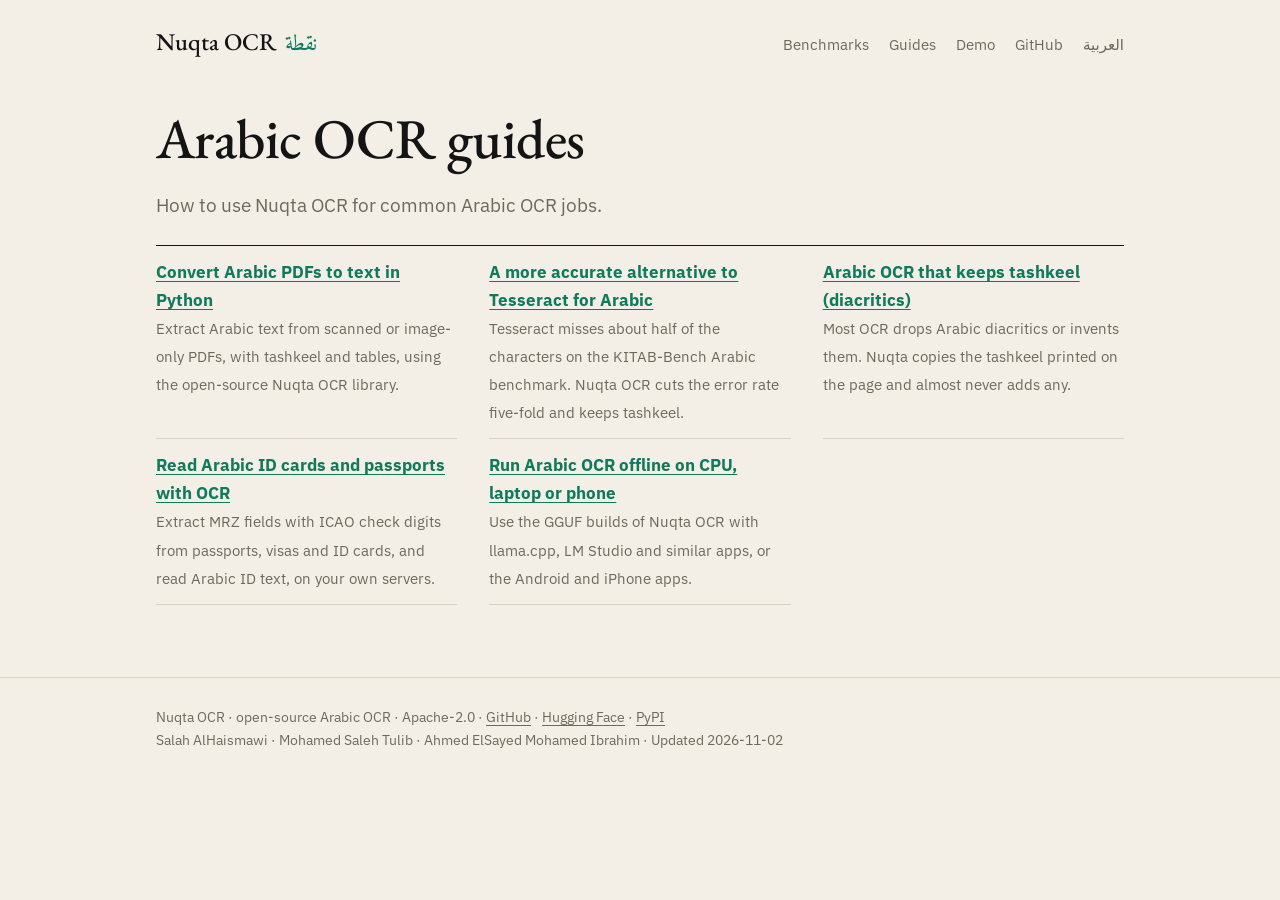
<file: docs/guides/index.html>
<!doctype html>
<html lang="en">
<head>
<meta charset="utf-8">
<meta name="viewport" content="width=device-width, initial-scale=1">
<meta name="google-site-verification" content="cV3bLYaiwx_uWgcfLye5ZW7KCQ7KMcF4KvZ8LbxjnN4">
<title>Arabic OCR guides | Nuqta OCR</title>
<meta name="description" content="Guides for Arabic OCR: PDFs to text, tashkeel, IDs and passports, Tesseract alternative, offline use.">
<link rel="canonical" href="https://salahalhaismawi.github.io/nuqta-ocr/guides/">
<link rel="icon" href="../img/icon.png">
<meta property="og:type" content="website"><meta property="og:url" content="https://salahalhaismawi.github.io/nuqta-ocr/guides/">
<meta property="og:title" content="Arabic OCR guides | Nuqta OCR"><meta property="og:description" content="Guides for Arabic OCR: PDFs to text, tashkeel, IDs and passports, Tesseract alternative, offline use.">
<meta property="og:image" content="https://salahalhaismawi.github.io/nuqta-ocr/img/og.png"><meta name="twitter:card" content="summary_large_image">
<link rel="preconnect" href="https://fonts.googleapis.com"><link rel="preconnect" href="https://fonts.gstatic.com" crossorigin>
<link rel="stylesheet" href="https://fonts.googleapis.com/css2?family=EB+Garamond:wght@500&family=IBM+Plex+Mono&family=IBM+Plex+Sans:wght@400;600&family=IBM+Plex+Sans+Arabic:wght@400;600&family=Amiri:wght@400;700&display=swap">
<link rel="stylesheet" href="../style.css">
<script type="application/ld+json">{"@context": "https://schema.org", "@type": "WebPage", "name": "Arabic OCR guides | Nuqta OCR", "description": "Guides for Arabic OCR: PDFs to text, tashkeel, IDs and passports, Tesseract alternative, offline use.", "url": "https://salahalhaismawi.github.io/nuqta-ocr/guides/", "inLanguage": "en", "dateModified": "2026-11-02", "author": [{"@type": "Person", "name": "Salah AlHaismawi"}, {"@type": "Person", "name": "Mohamed Saleh Tulib"}, {"@type": "Person", "name": "Ahmed ElSayed Mohamed Ibrahim"}]}</script>
</head>
<body>
<header class="top"><div class="wrap">
<a class="brand" href="../">Nuqta OCR<span class="ar">نقطة</span></a>
<nav><a href="../best-arabic-ocr/">Benchmarks</a><a href="../guides/">Guides</a><a href="https://huggingface.co/spaces/SalahALHaismawi/Nuqta-Arabic-OCR">Demo</a><a href="https://github.com/SalahAlHaismawi/nuqta-ocr">GitHub</a><a href="../ar/" hreflang="ar">العربية</a></nav>
</div></header>
<main><div class="wrap">
<h1>Arabic OCR guides</h1><p class="lead">How to use Nuqta OCR for common Arabic OCR jobs.</p><ul class="plain"><li><b><a href="arabic-pdf-to-text/">Convert Arabic PDFs to text in Python</a></b><span>Extract Arabic text from scanned or image-only PDFs, with tashkeel and tables, using the open-source Nuqta OCR library.</span></li><li><b><a href="tesseract-arabic-alternative/">A more accurate alternative to Tesseract for Arabic</a></b><span>Tesseract misses about half of the characters on the KITAB-Bench Arabic benchmark. Nuqta OCR cuts the error rate five-fold and keeps tashkeel.</span></li><li><b><a href="arabic-ocr-with-tashkeel/">Arabic OCR that keeps tashkeel (diacritics)</a></b><span>Most OCR drops Arabic diacritics or invents them. Nuqta copies the tashkeel printed on the page and almost never adds any.</span></li><li><b><a href="arabic-passport-id-ocr/">Read Arabic ID cards and passports with OCR</a></b><span>Extract MRZ fields with ICAO check digits from passports, visas and ID cards, and read Arabic ID text, on your own servers.</span></li><li><b><a href="run-arabic-ocr-offline/">Run Arabic OCR offline on CPU, laptop or phone</a></b><span>Use the GGUF builds of Nuqta OCR with llama.cpp, LM Studio and similar apps, or the Android and iPhone apps.</span></li></ul>
</div></main>
<footer><div class="wrap">Nuqta OCR · open-source Arabic OCR · Apache-2.0 · <a href="https://github.com/SalahAlHaismawi/nuqta-ocr">GitHub</a> · <a href="https://huggingface.co/SalahALHaismawi/Nuqta-Arabic-OCR-4B">Hugging Face</a> · <a href="https://pypi.org/project/nuqta-ocr/">PyPI</a><br>
Salah AlHaismawi · Mohamed Saleh Tulib · Ahmed ElSayed Mohamed Ibrahim · Updated 2026-11-02</div></footer>
</body>
</html>
</file>
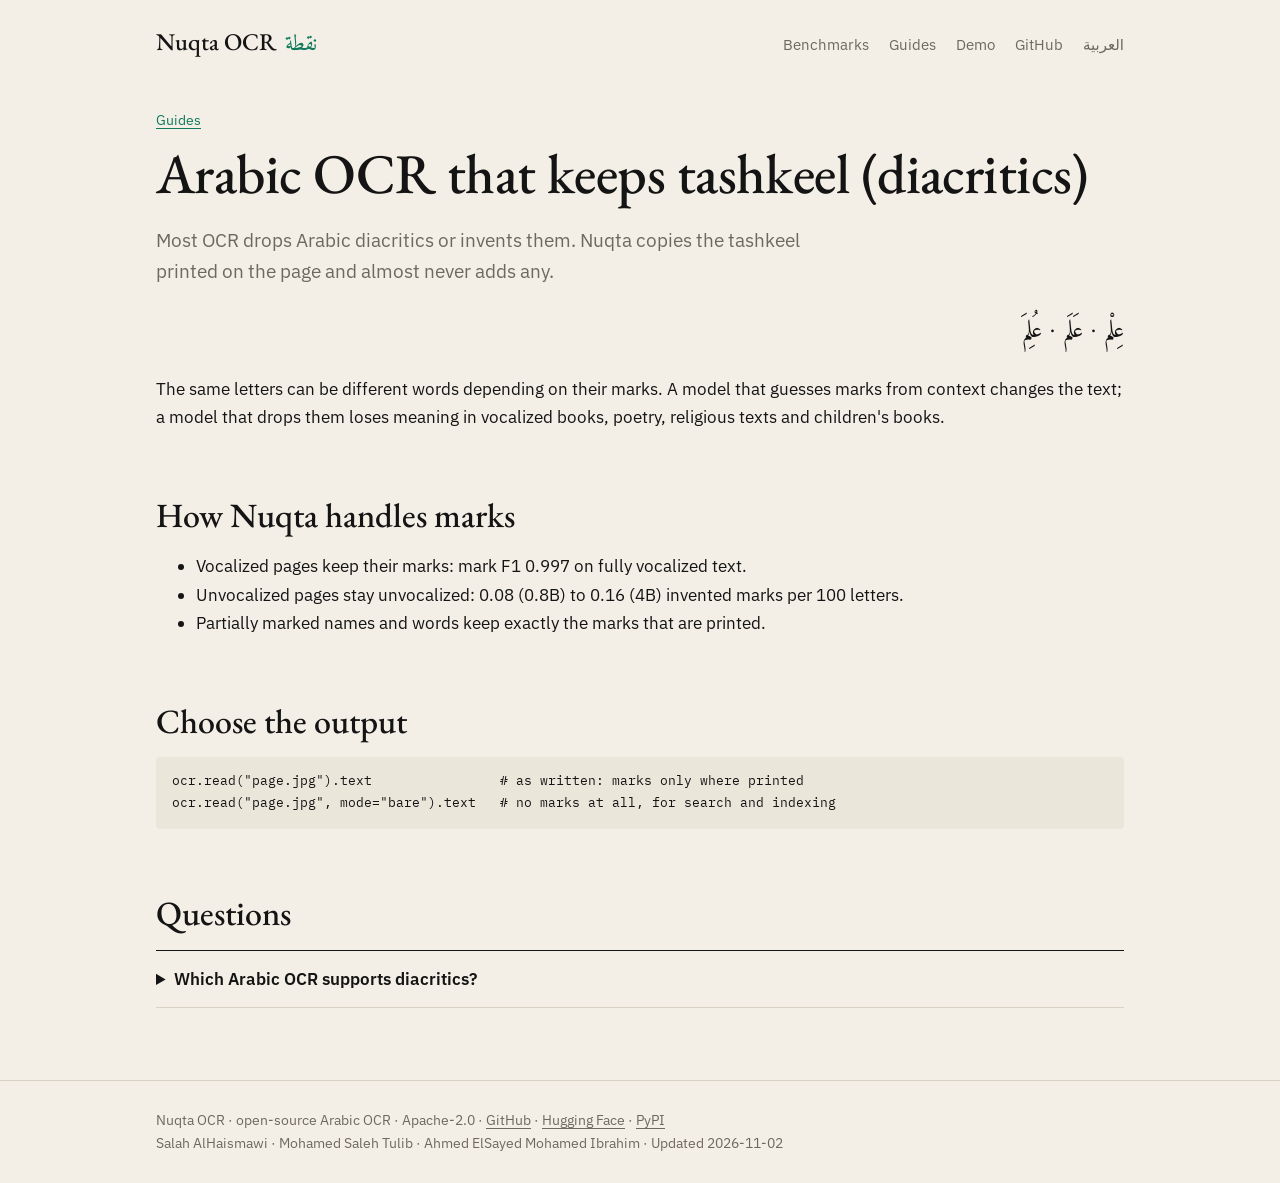
<file: docs/guides/arabic-ocr-with-tashkeel/index.html>
<!doctype html>
<html lang="en">
<head>
<meta charset="utf-8">
<meta name="viewport" content="width=device-width, initial-scale=1">
<meta name="google-site-verification" content="cV3bLYaiwx_uWgcfLye5ZW7KCQ7KMcF4KvZ8LbxjnN4">
<title>Arabic OCR that keeps tashkeel (diacritics) | Nuqta OCR</title>
<meta name="description" content="Most OCR drops Arabic diacritics or invents them. Nuqta copies the tashkeel printed on the page and almost never adds any.">
<link rel="canonical" href="https://salahalhaismawi.github.io/nuqta-ocr/guides/arabic-ocr-with-tashkeel/">
<link rel="icon" href="../../img/icon.png">
<meta property="og:type" content="website"><meta property="og:url" content="https://salahalhaismawi.github.io/nuqta-ocr/guides/arabic-ocr-with-tashkeel/">
<meta property="og:title" content="Arabic OCR that keeps tashkeel (diacritics) | Nuqta OCR"><meta property="og:description" content="Most OCR drops Arabic diacritics or invents them. Nuqta copies the tashkeel printed on the page and almost never adds any.">
<meta property="og:image" content="https://salahalhaismawi.github.io/nuqta-ocr/img/og.png"><meta name="twitter:card" content="summary_large_image">
<link rel="preconnect" href="https://fonts.googleapis.com"><link rel="preconnect" href="https://fonts.gstatic.com" crossorigin>
<link rel="stylesheet" href="https://fonts.googleapis.com/css2?family=EB+Garamond:wght@500&family=IBM+Plex+Mono&family=IBM+Plex+Sans:wght@400;600&family=IBM+Plex+Sans+Arabic:wght@400;600&family=Amiri:wght@400;700&display=swap">
<link rel="stylesheet" href="../../style.css">
<script type="application/ld+json">{"@context": "https://schema.org", "@type": "TechArticle", "name": "Arabic OCR that keeps tashkeel (diacritics) | Nuqta OCR", "description": "Most OCR drops Arabic diacritics or invents them. Nuqta copies the tashkeel printed on the page and almost never adds any.", "url": "https://salahalhaismawi.github.io/nuqta-ocr/guides/arabic-ocr-with-tashkeel/", "inLanguage": "en", "dateModified": "2026-11-02", "author": [{"@type": "Person", "name": "Salah AlHaismawi"}, {"@type": "Person", "name": "Mohamed Saleh Tulib"}, {"@type": "Person", "name": "Ahmed ElSayed Mohamed Ibrahim"}]}</script><script type="application/ld+json">{"@context": "https://schema.org", "@type": "FAQPage", "mainEntity": [{"@type": "Question", "name": "Which Arabic OCR supports diacritics?", "acceptedAnswer": {"@type": "Answer", "text": "Nuqta OCR reads tashkeel exactly as printed, with 0.997 mark F1 on vocalized text and almost no invented marks on plain text."}}]}</script>
</head>
<body>
<header class="top"><div class="wrap">
<a class="brand" href="../../">Nuqta OCR<span class="ar">نقطة</span></a>
<nav><a href="../../best-arabic-ocr/">Benchmarks</a><a href="../../guides/">Guides</a><a href="https://huggingface.co/spaces/SalahALHaismawi/Nuqta-Arabic-OCR">Demo</a><a href="https://github.com/SalahAlHaismawi/nuqta-ocr">GitHub</a><a href="../../ar/" hreflang="ar">العربية</a></nav>
</div></header>
<main><div class="wrap">
<p class="kicker"><a href="../">Guides</a></p><h1>Arabic OCR that keeps tashkeel (diacritics)</h1><p class="lead">Most OCR drops Arabic diacritics or invents them. Nuqta copies the tashkeel printed on the page and almost never adds any.</p>
<p class="ar-text" dir="rtl">عِلْم · عَلَم · عُلِمَ</p>
<p>The same letters can be different words depending on their marks. A model that guesses marks from context changes the text;
a model that drops them loses meaning in vocalized books, poetry, religious texts and children's books.</p>
<h2>How Nuqta handles marks</h2>
<ul>
<li>Vocalized pages keep their marks: mark F1 0.997 on fully vocalized text.</li>
<li>Unvocalized pages stay unvocalized: 0.08 (0.8B) to 0.16 (4B) invented marks per 100 letters.</li>
<li>Partially marked names and words keep exactly the marks that are printed.</li>
</ul>
<h2>Choose the output</h2>
<pre><code>ocr.read("page.jpg").text                # as written: marks only where printed
ocr.read("page.jpg", mode="bare").text   # no marks at all, for search and indexing</code></pre>
<h2>Questions</h2><details><summary>Which Arabic OCR supports diacritics?</summary><p>Nuqta OCR reads tashkeel exactly as printed, with 0.997 mark F1 on vocalized text and almost no invented marks on plain text.</p></details>
</div></main>
<footer><div class="wrap">Nuqta OCR · open-source Arabic OCR · Apache-2.0 · <a href="https://github.com/SalahAlHaismawi/nuqta-ocr">GitHub</a> · <a href="https://huggingface.co/SalahALHaismawi/Nuqta-Arabic-OCR-4B">Hugging Face</a> · <a href="https://pypi.org/project/nuqta-ocr/">PyPI</a><br>
Salah AlHaismawi · Mohamed Saleh Tulib · Ahmed ElSayed Mohamed Ibrahim · Updated 2026-11-02</div></footer>
</body>
</html>
</file>
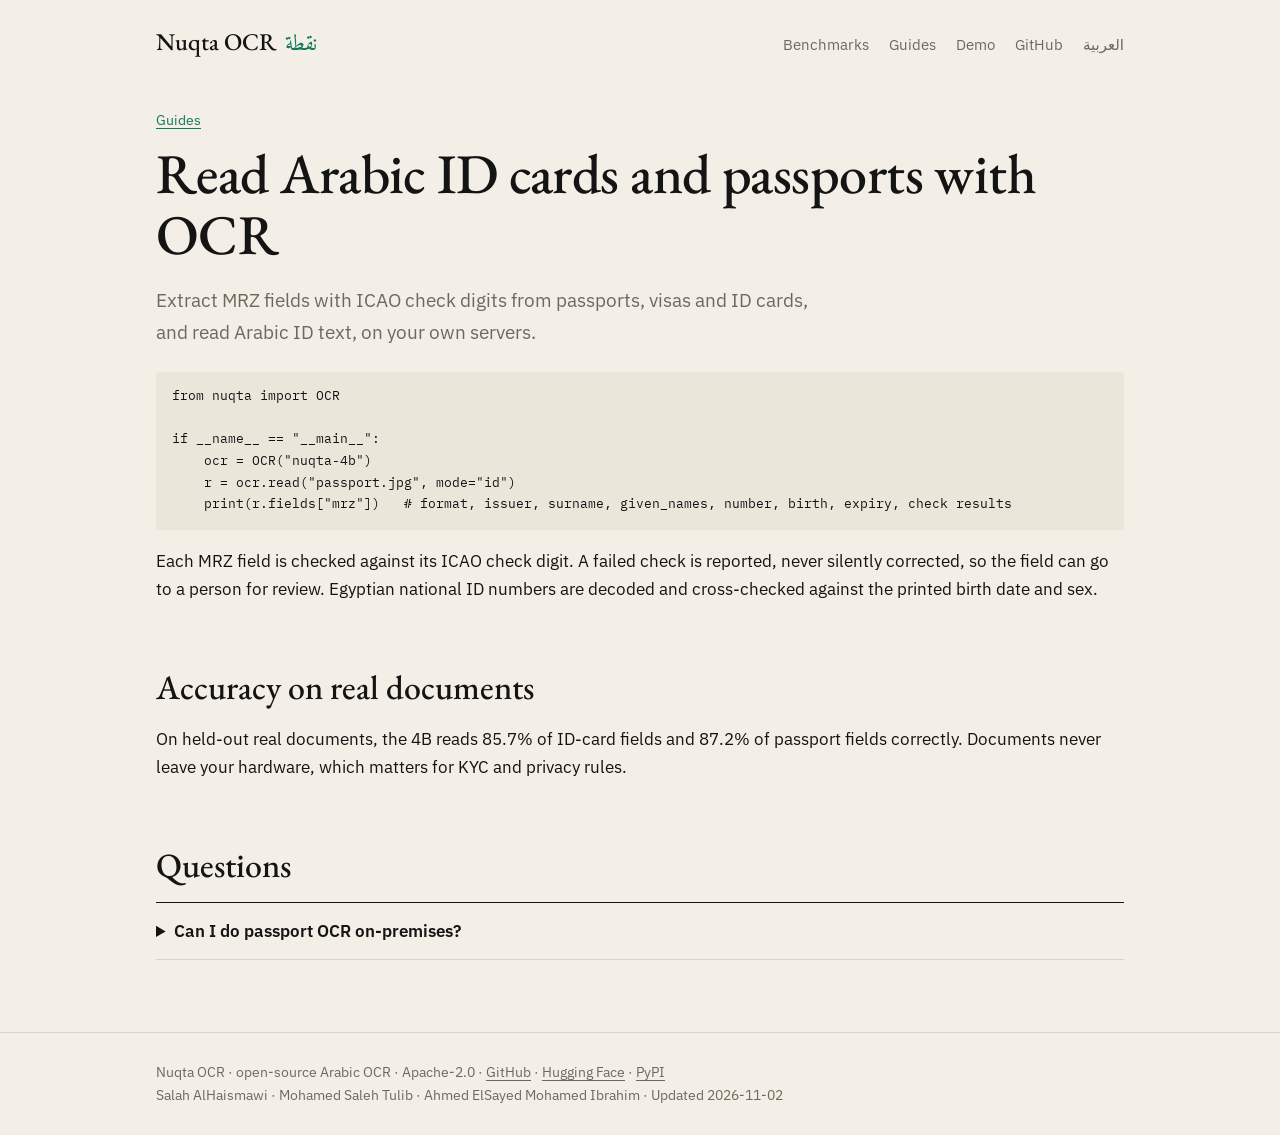
<file: docs/guides/arabic-passport-id-ocr/index.html>
<!doctype html>
<html lang="en">
<head>
<meta charset="utf-8">
<meta name="viewport" content="width=device-width, initial-scale=1">
<meta name="google-site-verification" content="cV3bLYaiwx_uWgcfLye5ZW7KCQ7KMcF4KvZ8LbxjnN4">
<title>Read Arabic ID cards and passports with OCR | Nuqta OCR</title>
<meta name="description" content="Extract MRZ fields with ICAO check digits from passports, visas and ID cards, and read Arabic ID text, on your own servers.">
<link rel="canonical" href="https://salahalhaismawi.github.io/nuqta-ocr/guides/arabic-passport-id-ocr/">
<link rel="icon" href="../../img/icon.png">
<meta property="og:type" content="website"><meta property="og:url" content="https://salahalhaismawi.github.io/nuqta-ocr/guides/arabic-passport-id-ocr/">
<meta property="og:title" content="Read Arabic ID cards and passports with OCR | Nuqta OCR"><meta property="og:description" content="Extract MRZ fields with ICAO check digits from passports, visas and ID cards, and read Arabic ID text, on your own servers.">
<meta property="og:image" content="https://salahalhaismawi.github.io/nuqta-ocr/img/og.png"><meta name="twitter:card" content="summary_large_image">
<link rel="preconnect" href="https://fonts.googleapis.com"><link rel="preconnect" href="https://fonts.gstatic.com" crossorigin>
<link rel="stylesheet" href="https://fonts.googleapis.com/css2?family=EB+Garamond:wght@500&family=IBM+Plex+Mono&family=IBM+Plex+Sans:wght@400;600&family=IBM+Plex+Sans+Arabic:wght@400;600&family=Amiri:wght@400;700&display=swap">
<link rel="stylesheet" href="../../style.css">
<script type="application/ld+json">{"@context": "https://schema.org", "@type": "TechArticle", "name": "Read Arabic ID cards and passports with OCR | Nuqta OCR", "description": "Extract MRZ fields with ICAO check digits from passports, visas and ID cards, and read Arabic ID text, on your own servers.", "url": "https://salahalhaismawi.github.io/nuqta-ocr/guides/arabic-passport-id-ocr/", "inLanguage": "en", "dateModified": "2026-11-02", "author": [{"@type": "Person", "name": "Salah AlHaismawi"}, {"@type": "Person", "name": "Mohamed Saleh Tulib"}, {"@type": "Person", "name": "Ahmed ElSayed Mohamed Ibrahim"}]}</script><script type="application/ld+json">{"@context": "https://schema.org", "@type": "FAQPage", "mainEntity": [{"@type": "Question", "name": "Can I do passport OCR on-premises?", "acceptedAnswer": {"@type": "Answer", "text": "Yes. Nuqta OCR runs on your own GPU or CPU, so passport and ID images never leave your network."}}]}</script>
</head>
<body>
<header class="top"><div class="wrap">
<a class="brand" href="../../">Nuqta OCR<span class="ar">نقطة</span></a>
<nav><a href="../../best-arabic-ocr/">Benchmarks</a><a href="../../guides/">Guides</a><a href="https://huggingface.co/spaces/SalahALHaismawi/Nuqta-Arabic-OCR">Demo</a><a href="https://github.com/SalahAlHaismawi/nuqta-ocr">GitHub</a><a href="../../ar/" hreflang="ar">العربية</a></nav>
</div></header>
<main><div class="wrap">
<p class="kicker"><a href="../">Guides</a></p><h1>Read Arabic ID cards and passports with OCR</h1><p class="lead">Extract MRZ fields with ICAO check digits from passports, visas and ID cards, and read Arabic ID text, on your own servers.</p>
<pre><code>from nuqta import OCR

if __name__ == "__main__":
    ocr = OCR("nuqta-4b")
    r = ocr.read("passport.jpg", mode="id")
    print(r.fields["mrz"])   # format, issuer, surname, given_names, number, birth, expiry, check results</code></pre>
<p>Each MRZ field is checked against its ICAO check digit. A failed check is reported, never silently corrected, so the field can go
to a person for review. Egyptian national ID numbers are decoded and cross-checked against the printed birth date and sex.</p>
<h2>Accuracy on real documents</h2>
<p>On held-out real documents, the 4B reads 85.7% of ID-card fields and 87.2% of passport fields correctly. Documents never leave
your hardware, which matters for KYC and privacy rules.</p>
<h2>Questions</h2><details><summary>Can I do passport OCR on-premises?</summary><p>Yes. Nuqta OCR runs on your own GPU or CPU, so passport and ID images never leave your network.</p></details>
</div></main>
<footer><div class="wrap">Nuqta OCR · open-source Arabic OCR · Apache-2.0 · <a href="https://github.com/SalahAlHaismawi/nuqta-ocr">GitHub</a> · <a href="https://huggingface.co/SalahALHaismawi/Nuqta-Arabic-OCR-4B">Hugging Face</a> · <a href="https://pypi.org/project/nuqta-ocr/">PyPI</a><br>
Salah AlHaismawi · Mohamed Saleh Tulib · Ahmed ElSayed Mohamed Ibrahim · Updated 2026-11-02</div></footer>
</body>
</html>
</file>
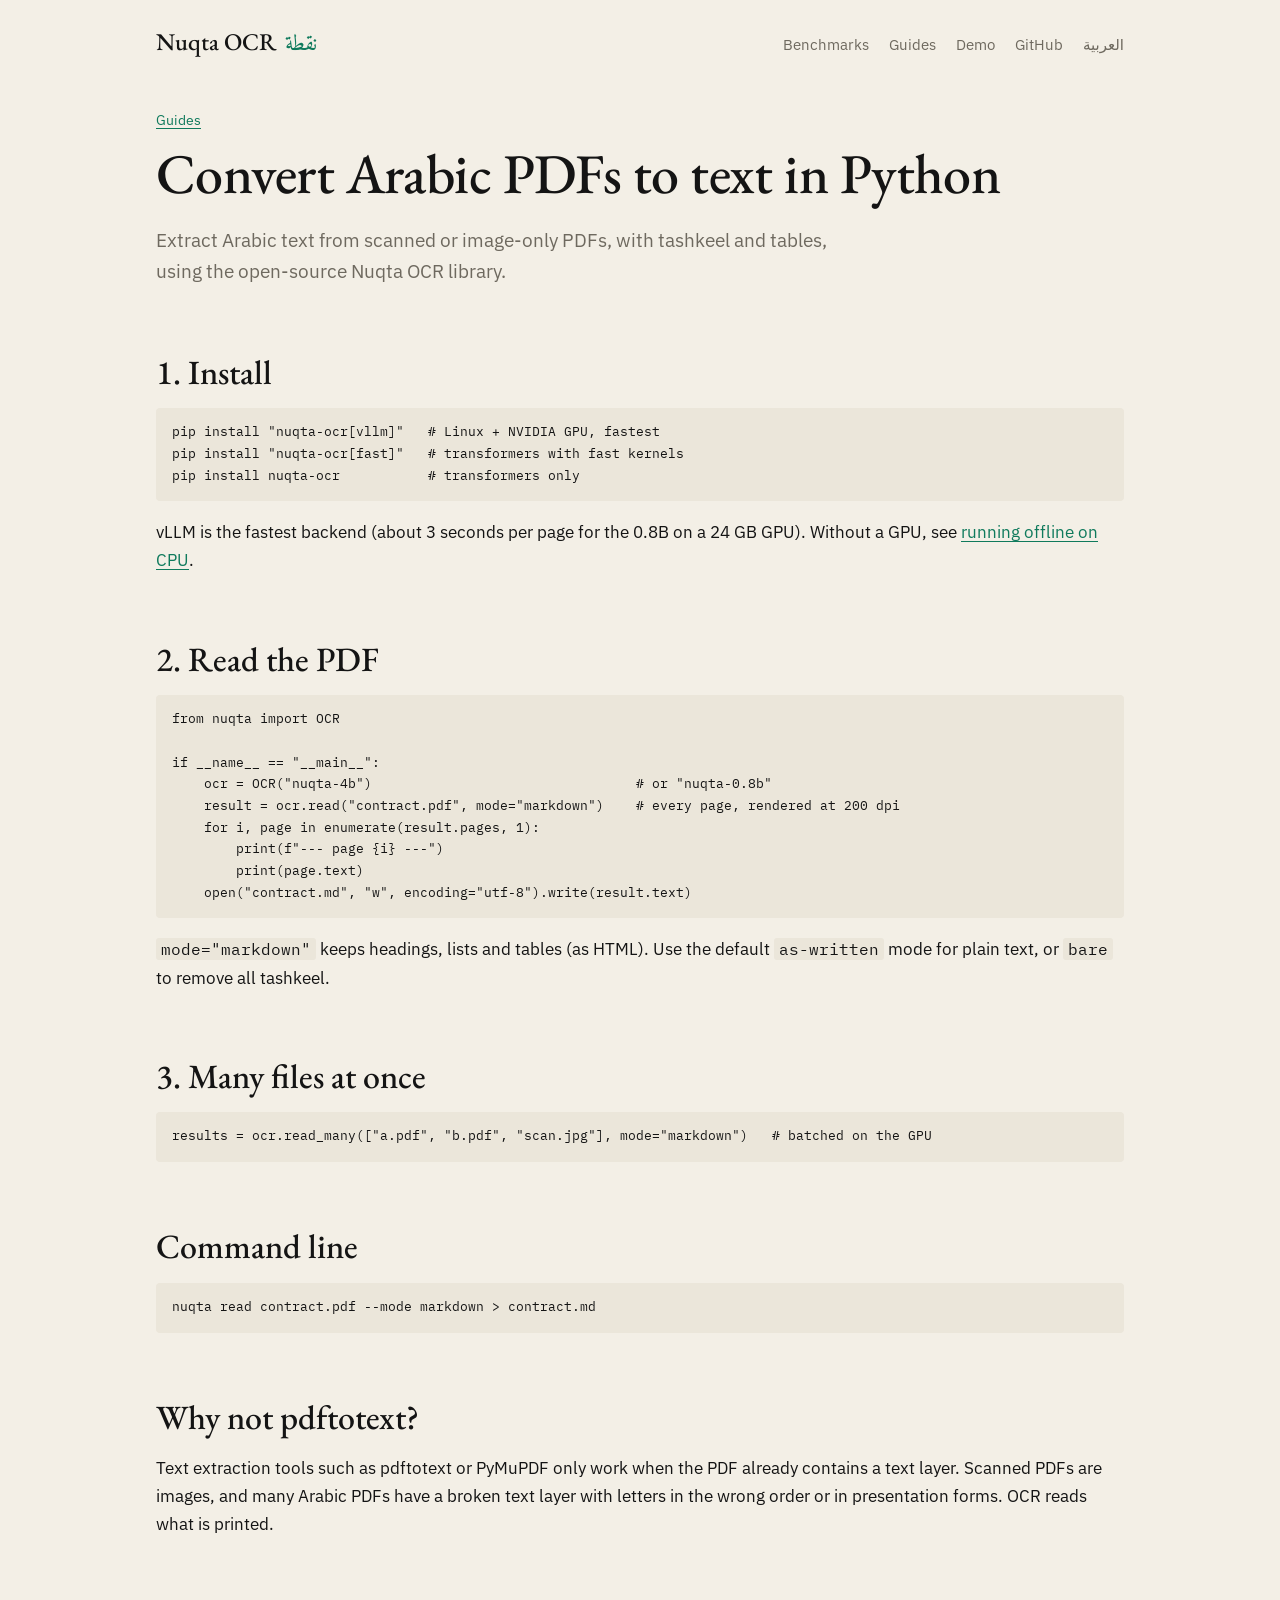
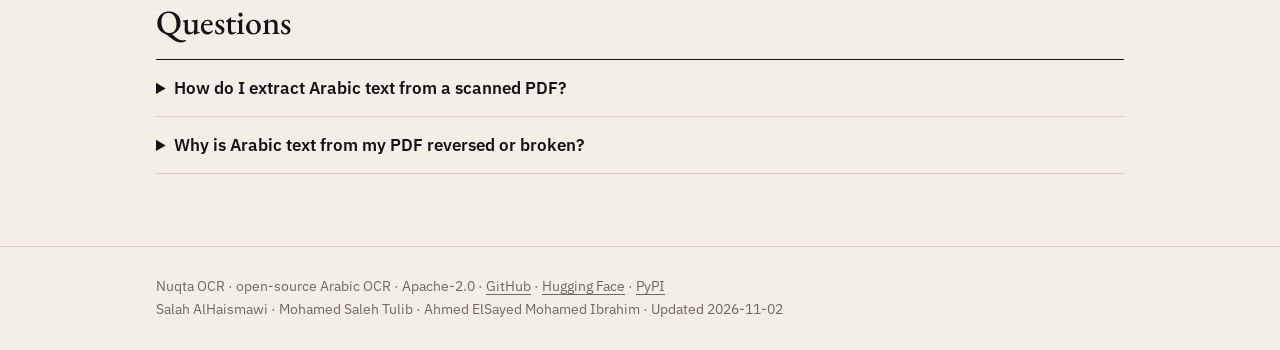
<file: docs/guides/arabic-pdf-to-text/index.html>
<!doctype html>
<html lang="en">
<head>
<meta charset="utf-8">
<meta name="viewport" content="width=device-width, initial-scale=1">
<meta name="google-site-verification" content="cV3bLYaiwx_uWgcfLye5ZW7KCQ7KMcF4KvZ8LbxjnN4">
<title>Convert Arabic PDFs to text in Python | Nuqta OCR</title>
<meta name="description" content="Extract Arabic text from scanned or image-only PDFs, with tashkeel and tables, using the open-source Nuqta OCR library.">
<link rel="canonical" href="https://salahalhaismawi.github.io/nuqta-ocr/guides/arabic-pdf-to-text/">
<link rel="icon" href="../../img/icon.png">
<meta property="og:type" content="website"><meta property="og:url" content="https://salahalhaismawi.github.io/nuqta-ocr/guides/arabic-pdf-to-text/">
<meta property="og:title" content="Convert Arabic PDFs to text in Python | Nuqta OCR"><meta property="og:description" content="Extract Arabic text from scanned or image-only PDFs, with tashkeel and tables, using the open-source Nuqta OCR library.">
<meta property="og:image" content="https://salahalhaismawi.github.io/nuqta-ocr/img/og.png"><meta name="twitter:card" content="summary_large_image">
<link rel="preconnect" href="https://fonts.googleapis.com"><link rel="preconnect" href="https://fonts.gstatic.com" crossorigin>
<link rel="stylesheet" href="https://fonts.googleapis.com/css2?family=EB+Garamond:wght@500&family=IBM+Plex+Mono&family=IBM+Plex+Sans:wght@400;600&family=IBM+Plex+Sans+Arabic:wght@400;600&family=Amiri:wght@400;700&display=swap">
<link rel="stylesheet" href="../../style.css">
<script type="application/ld+json">{"@context": "https://schema.org", "@type": "TechArticle", "name": "Convert Arabic PDFs to text in Python | Nuqta OCR", "description": "Extract Arabic text from scanned or image-only PDFs, with tashkeel and tables, using the open-source Nuqta OCR library.", "url": "https://salahalhaismawi.github.io/nuqta-ocr/guides/arabic-pdf-to-text/", "inLanguage": "en", "dateModified": "2026-11-02", "author": [{"@type": "Person", "name": "Salah AlHaismawi"}, {"@type": "Person", "name": "Mohamed Saleh Tulib"}, {"@type": "Person", "name": "Ahmed ElSayed Mohamed Ibrahim"}]}</script><script type="application/ld+json">{"@context": "https://schema.org", "@type": "FAQPage", "mainEntity": [{"@type": "Question", "name": "How do I extract Arabic text from a scanned PDF?", "acceptedAnswer": {"@type": "Answer", "text": "Use an OCR model, because a scanned PDF contains images, not text. With the open-source nuqta-ocr library: pip install nuqta-ocr, then OCR('nuqta-4b').read('file.pdf').text."}}, {"@type": "Question", "name": "Why is Arabic text from my PDF reversed or broken?", "acceptedAnswer": {"@type": "Answer", "text": "The PDF's text layer stores Arabic in visual order or as presentation-form glyphs. OCR the rendered page instead of copying the text layer."}}]}</script>
</head>
<body>
<header class="top"><div class="wrap">
<a class="brand" href="../../">Nuqta OCR<span class="ar">نقطة</span></a>
<nav><a href="../../best-arabic-ocr/">Benchmarks</a><a href="../../guides/">Guides</a><a href="https://huggingface.co/spaces/SalahALHaismawi/Nuqta-Arabic-OCR">Demo</a><a href="https://github.com/SalahAlHaismawi/nuqta-ocr">GitHub</a><a href="../../ar/" hreflang="ar">العربية</a></nav>
</div></header>
<main><div class="wrap">
<p class="kicker"><a href="../">Guides</a></p><h1>Convert Arabic PDFs to text in Python</h1><p class="lead">Extract Arabic text from scanned or image-only PDFs, with tashkeel and tables, using the open-source Nuqta OCR library.</p>
<h2>1. Install</h2>
<pre><code>pip install "nuqta-ocr[vllm]"   # Linux + NVIDIA GPU, fastest
pip install "nuqta-ocr[fast]"   # transformers with fast kernels
pip install nuqta-ocr           # transformers only</code></pre>
<p>vLLM is the fastest backend (about 3 seconds per page for the 0.8B on a 24 GB GPU). Without a GPU, see
<a href="../run-arabic-ocr-offline/">running offline on CPU</a>.</p>
<h2>2. Read the PDF</h2>
<pre><code>from nuqta import OCR

if __name__ == "__main__":
    ocr = OCR("nuqta-4b")                                 # or "nuqta-0.8b"
    result = ocr.read("contract.pdf", mode="markdown")    # every page, rendered at 200 dpi
    for i, page in enumerate(result.pages, 1):
        print(f"--- page {i} ---")
        print(page.text)
    open("contract.md", "w", encoding="utf-8").write(result.text)</code></pre>
<p><code>mode="markdown"</code> keeps headings, lists and tables (as HTML). Use the default <code>as-written</code> mode for plain
text, or <code>bare</code> to remove all tashkeel.</p>
<h2>3. Many files at once</h2>
<pre><code>results = ocr.read_many(["a.pdf", "b.pdf", "scan.jpg"], mode="markdown")   # batched on the GPU</code></pre>
<h2>Command line</h2>
<pre><code>nuqta read contract.pdf --mode markdown > contract.md</code></pre>
<h2>Why not pdftotext?</h2>
<p>Text extraction tools such as pdftotext or PyMuPDF only work when the PDF already contains a text layer. Scanned PDFs are images,
and many Arabic PDFs have a broken text layer with letters in the wrong order or in presentation forms. OCR reads what is printed.</p>
<h2>Questions</h2><details><summary>How do I extract Arabic text from a scanned PDF?</summary><p>Use an OCR model, because a scanned PDF contains images, not text. With the open-source nuqta-ocr library: pip install nuqta-ocr, then OCR(&#x27;nuqta-4b&#x27;).read(&#x27;file.pdf&#x27;).text.</p></details><details><summary>Why is Arabic text from my PDF reversed or broken?</summary><p>The PDF&#x27;s text layer stores Arabic in visual order or as presentation-form glyphs. OCR the rendered page instead of copying the text layer.</p></details>
</div></main>
<footer><div class="wrap">Nuqta OCR · open-source Arabic OCR · Apache-2.0 · <a href="https://github.com/SalahAlHaismawi/nuqta-ocr">GitHub</a> · <a href="https://huggingface.co/SalahALHaismawi/Nuqta-Arabic-OCR-4B">Hugging Face</a> · <a href="https://pypi.org/project/nuqta-ocr/">PyPI</a><br>
Salah AlHaismawi · Mohamed Saleh Tulib · Ahmed ElSayed Mohamed Ibrahim · Updated 2026-11-02</div></footer>
</body>
</html>
</file>
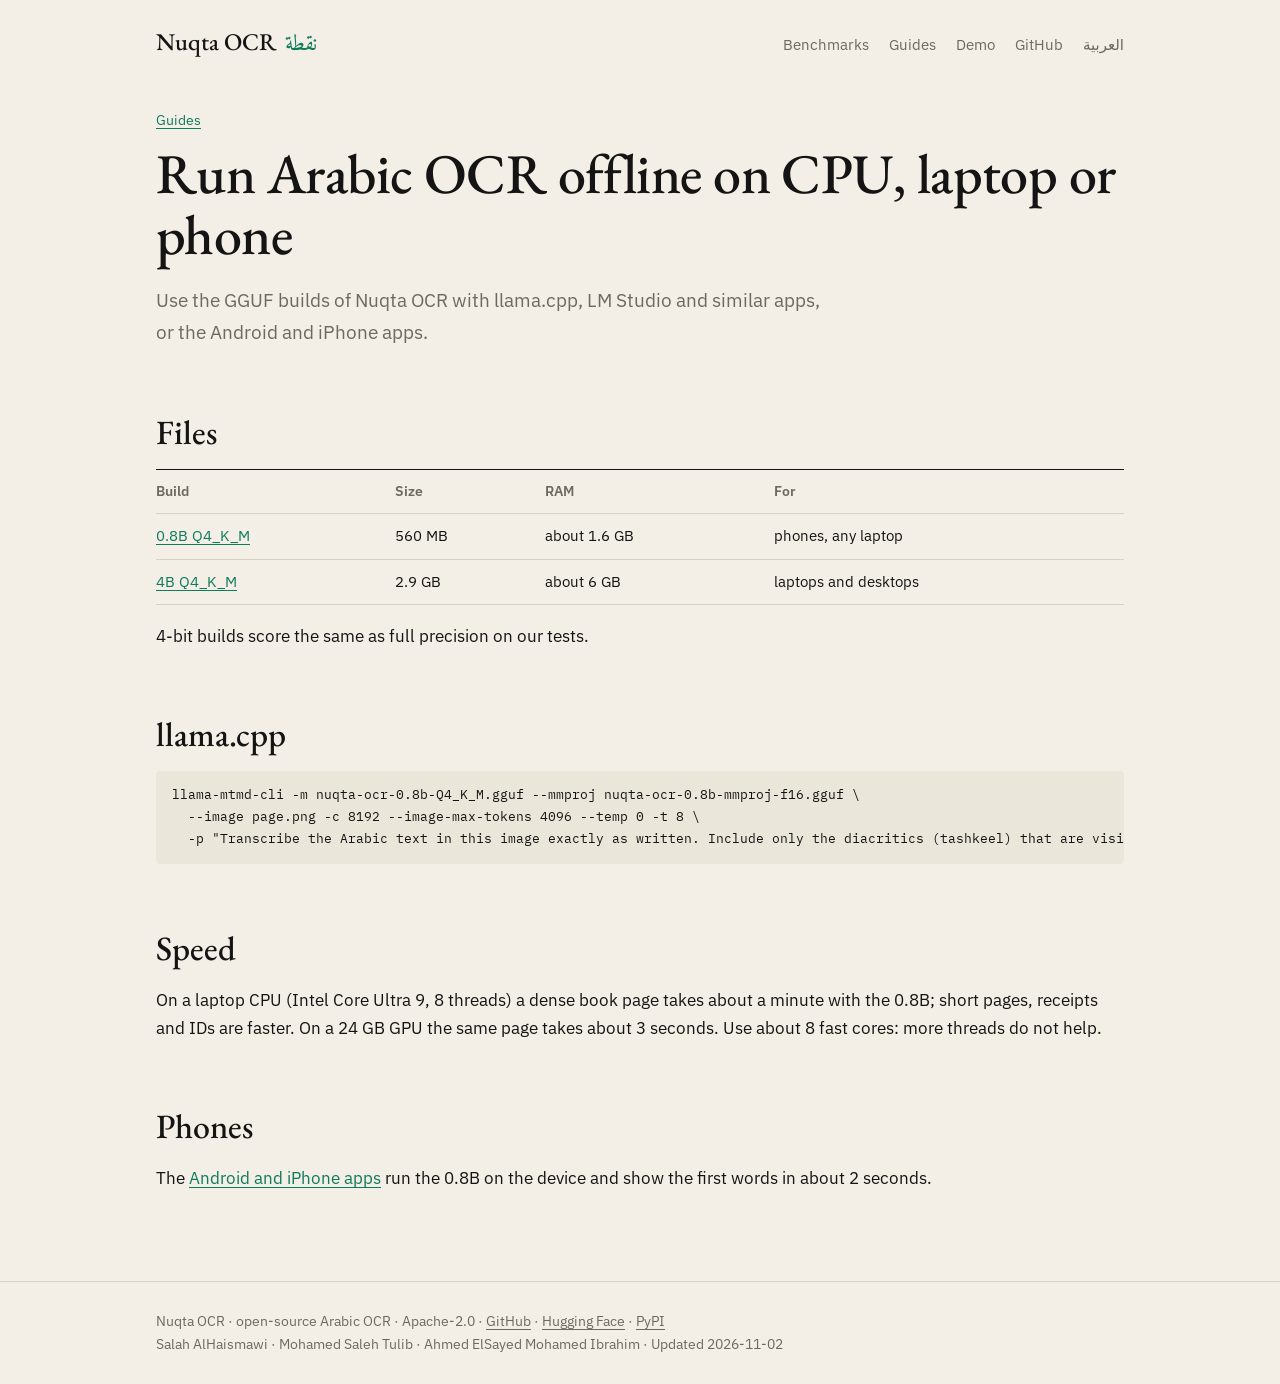
<file: docs/guides/run-arabic-ocr-offline/index.html>
<!doctype html>
<html lang="en">
<head>
<meta charset="utf-8">
<meta name="viewport" content="width=device-width, initial-scale=1">
<meta name="google-site-verification" content="cV3bLYaiwx_uWgcfLye5ZW7KCQ7KMcF4KvZ8LbxjnN4">
<title>Run Arabic OCR offline on CPU, laptop or phone | Nuqta OCR</title>
<meta name="description" content="Use the GGUF builds of Nuqta OCR with llama.cpp, LM Studio and similar apps, or the Android and iPhone apps.">
<link rel="canonical" href="https://salahalhaismawi.github.io/nuqta-ocr/guides/run-arabic-ocr-offline/">
<link rel="icon" href="../../img/icon.png">
<meta property="og:type" content="website"><meta property="og:url" content="https://salahalhaismawi.github.io/nuqta-ocr/guides/run-arabic-ocr-offline/">
<meta property="og:title" content="Run Arabic OCR offline on CPU, laptop or phone | Nuqta OCR"><meta property="og:description" content="Use the GGUF builds of Nuqta OCR with llama.cpp, LM Studio and similar apps, or the Android and iPhone apps.">
<meta property="og:image" content="https://salahalhaismawi.github.io/nuqta-ocr/img/og.png"><meta name="twitter:card" content="summary_large_image">
<link rel="preconnect" href="https://fonts.googleapis.com"><link rel="preconnect" href="https://fonts.gstatic.com" crossorigin>
<link rel="stylesheet" href="https://fonts.googleapis.com/css2?family=EB+Garamond:wght@500&family=IBM+Plex+Mono&family=IBM+Plex+Sans:wght@400;600&family=IBM+Plex+Sans+Arabic:wght@400;600&family=Amiri:wght@400;700&display=swap">
<link rel="stylesheet" href="../../style.css">
<script type="application/ld+json">{"@context": "https://schema.org", "@type": "TechArticle", "name": "Run Arabic OCR offline on CPU, laptop or phone | Nuqta OCR", "description": "Use the GGUF builds of Nuqta OCR with llama.cpp, LM Studio and similar apps, or the Android and iPhone apps.", "url": "https://salahalhaismawi.github.io/nuqta-ocr/guides/run-arabic-ocr-offline/", "inLanguage": "en", "dateModified": "2026-11-02", "author": [{"@type": "Person", "name": "Salah AlHaismawi"}, {"@type": "Person", "name": "Mohamed Saleh Tulib"}, {"@type": "Person", "name": "Ahmed ElSayed Mohamed Ibrahim"}]}</script>
</head>
<body>
<header class="top"><div class="wrap">
<a class="brand" href="../../">Nuqta OCR<span class="ar">نقطة</span></a>
<nav><a href="../../best-arabic-ocr/">Benchmarks</a><a href="../../guides/">Guides</a><a href="https://huggingface.co/spaces/SalahALHaismawi/Nuqta-Arabic-OCR">Demo</a><a href="https://github.com/SalahAlHaismawi/nuqta-ocr">GitHub</a><a href="../../ar/" hreflang="ar">العربية</a></nav>
</div></header>
<main><div class="wrap">
<p class="kicker"><a href="../">Guides</a></p><h1>Run Arabic OCR offline on CPU, laptop or phone</h1><p class="lead">Use the GGUF builds of Nuqta OCR with llama.cpp, LM Studio and similar apps, or the Android and iPhone apps.</p>
<h2>Files</h2>
<div class="tbl"><table><thead><tr><th>Build</th><th>Size</th><th>RAM</th><th>For</th></tr></thead><tbody><tr><td><a href="https://huggingface.co/SalahALHaismawi/Nuqta-Arabic-OCR-0.8B-GGUF">0.8B Q4_K_M</a></td><td class=n>560 MB</td><td class=n>about 1.6 GB</td><td class=n>phones, any laptop</td></tr><tr><td><a href="https://huggingface.co/SalahALHaismawi/Nuqta-Arabic-OCR-4B-GGUF">4B Q4_K_M</a></td><td class=n>2.9 GB</td><td class=n>about 6 GB</td><td class=n>laptops and desktops</td></tr></tbody></table></div>
<p>4-bit builds score the same as full precision on our tests.</p>
<h2>llama.cpp</h2>
<pre><code>llama-mtmd-cli -m nuqta-ocr-0.8b-Q4_K_M.gguf --mmproj nuqta-ocr-0.8b-mmproj-f16.gguf \
  --image page.png -c 8192 --image-max-tokens 4096 --temp 0 -t 8 \
  -p "Transcribe the Arabic text in this image exactly as written. Include only the diacritics (tashkeel) that are visible in the image."</code></pre>
<h2>Speed</h2>
<p>On a laptop CPU (Intel Core Ultra 9, 8 threads) a dense book page takes about a minute with the 0.8B; short pages, receipts and IDs
are faster. On a 24 GB GPU the same page takes about 3 seconds. Use about 8 fast cores: more threads do not help.</p>
<h2>Phones</h2>
<p>The <a href="https://github.com/SalahAlHaismawi/nuqta-ocr/tree/main/apps">Android and iPhone apps</a> run the 0.8B on the device and show the first words in about 2 seconds.</p>

</div></main>
<footer><div class="wrap">Nuqta OCR · open-source Arabic OCR · Apache-2.0 · <a href="https://github.com/SalahAlHaismawi/nuqta-ocr">GitHub</a> · <a href="https://huggingface.co/SalahALHaismawi/Nuqta-Arabic-OCR-4B">Hugging Face</a> · <a href="https://pypi.org/project/nuqta-ocr/">PyPI</a><br>
Salah AlHaismawi · Mohamed Saleh Tulib · Ahmed ElSayed Mohamed Ibrahim · Updated 2026-11-02</div></footer>
</body>
</html>
</file>
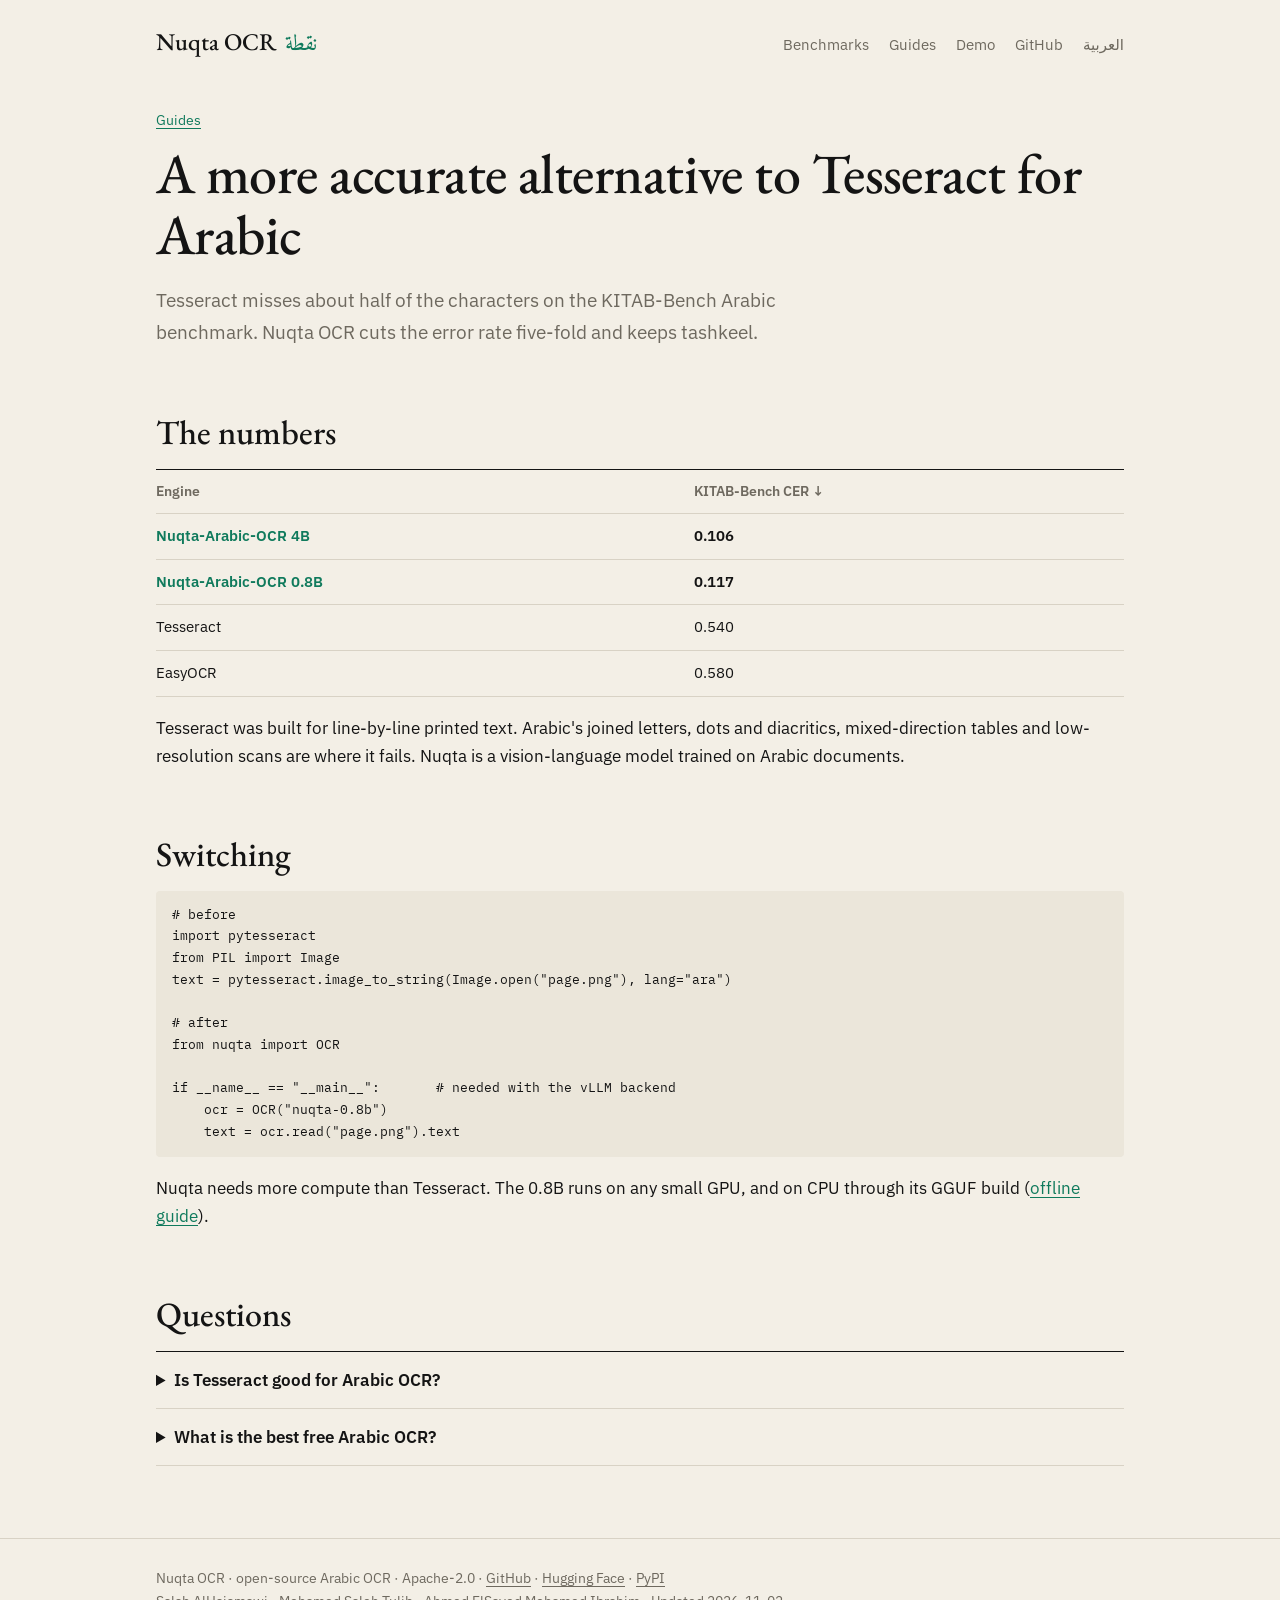
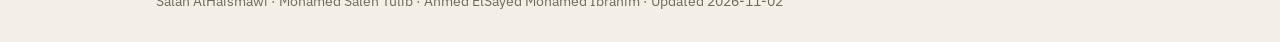
<file: docs/guides/tesseract-arabic-alternative/index.html>
<!doctype html>
<html lang="en">
<head>
<meta charset="utf-8">
<meta name="viewport" content="width=device-width, initial-scale=1">
<meta name="google-site-verification" content="cV3bLYaiwx_uWgcfLye5ZW7KCQ7KMcF4KvZ8LbxjnN4">
<title>A more accurate alternative to Tesseract for Arabic | Nuqta OCR</title>
<meta name="description" content="Tesseract misses about half of the characters on the KITAB-Bench Arabic benchmark. Nuqta OCR cuts the error rate five-fold and keeps tashkeel.">
<link rel="canonical" href="https://salahalhaismawi.github.io/nuqta-ocr/guides/tesseract-arabic-alternative/">
<link rel="icon" href="../../img/icon.png">
<meta property="og:type" content="website"><meta property="og:url" content="https://salahalhaismawi.github.io/nuqta-ocr/guides/tesseract-arabic-alternative/">
<meta property="og:title" content="A more accurate alternative to Tesseract for Arabic | Nuqta OCR"><meta property="og:description" content="Tesseract misses about half of the characters on the KITAB-Bench Arabic benchmark. Nuqta OCR cuts the error rate five-fold and keeps tashkeel.">
<meta property="og:image" content="https://salahalhaismawi.github.io/nuqta-ocr/img/og.png"><meta name="twitter:card" content="summary_large_image">
<link rel="preconnect" href="https://fonts.googleapis.com"><link rel="preconnect" href="https://fonts.gstatic.com" crossorigin>
<link rel="stylesheet" href="https://fonts.googleapis.com/css2?family=EB+Garamond:wght@500&family=IBM+Plex+Mono&family=IBM+Plex+Sans:wght@400;600&family=IBM+Plex+Sans+Arabic:wght@400;600&family=Amiri:wght@400;700&display=swap">
<link rel="stylesheet" href="../../style.css">
<script type="application/ld+json">{"@context": "https://schema.org", "@type": "TechArticle", "name": "A more accurate alternative to Tesseract for Arabic | Nuqta OCR", "description": "Tesseract misses about half of the characters on the KITAB-Bench Arabic benchmark. Nuqta OCR cuts the error rate five-fold and keeps tashkeel.", "url": "https://salahalhaismawi.github.io/nuqta-ocr/guides/tesseract-arabic-alternative/", "inLanguage": "en", "dateModified": "2026-11-02", "author": [{"@type": "Person", "name": "Salah AlHaismawi"}, {"@type": "Person", "name": "Mohamed Saleh Tulib"}, {"@type": "Person", "name": "Ahmed ElSayed Mohamed Ibrahim"}]}</script><script type="application/ld+json">{"@context": "https://schema.org", "@type": "FAQPage", "mainEntity": [{"@type": "Question", "name": "Is Tesseract good for Arabic OCR?", "acceptedAnswer": {"@type": "Answer", "text": "For clean printed lines it works, but on the KITAB-Bench Arabic benchmark it has a 0.54 character error rate, against 0.106 for Nuqta-Arabic-OCR 4B."}}, {"@type": "Question", "name": "What is the best free Arabic OCR?", "acceptedAnswer": {"@type": "Answer", "text": "Nuqta OCR is free and open source (Apache-2.0) and has the best published scores on KITAB-Bench and Misraj-DocOCR."}}]}</script>
</head>
<body>
<header class="top"><div class="wrap">
<a class="brand" href="../../">Nuqta OCR<span class="ar">نقطة</span></a>
<nav><a href="../../best-arabic-ocr/">Benchmarks</a><a href="../../guides/">Guides</a><a href="https://huggingface.co/spaces/SalahALHaismawi/Nuqta-Arabic-OCR">Demo</a><a href="https://github.com/SalahAlHaismawi/nuqta-ocr">GitHub</a><a href="../../ar/" hreflang="ar">العربية</a></nav>
</div></header>
<main><div class="wrap">
<p class="kicker"><a href="../">Guides</a></p><h1>A more accurate alternative to Tesseract for Arabic</h1><p class="lead">Tesseract misses about half of the characters on the KITAB-Bench Arabic benchmark. Nuqta OCR cuts the error rate five-fold and keeps tashkeel.</p>
<h2>The numbers</h2>
<div class="tbl"><table><thead><tr><th>Engine</th><th>KITAB-Bench CER ↓</th></tr></thead><tbody><tr class="us"><td>Nuqta-Arabic-OCR 4B</td><td class=n>0.106</td></tr><tr class="us"><td>Nuqta-Arabic-OCR 0.8B</td><td class=n>0.117</td></tr><tr><td>Tesseract</td><td class=n>0.540</td></tr><tr><td>EasyOCR</td><td class=n>0.580</td></tr></tbody></table></div>
<p>Tesseract was built for line-by-line printed text. Arabic's joined letters, dots and diacritics, mixed-direction tables
and low-resolution scans are where it fails. Nuqta is a vision-language model trained on Arabic documents.</p>
<h2>Switching</h2>
<pre><code># before
import pytesseract
from PIL import Image
text = pytesseract.image_to_string(Image.open("page.png"), lang="ara")

# after
from nuqta import OCR

if __name__ == "__main__":       # needed with the vLLM backend
    ocr = OCR("nuqta-0.8b")
    text = ocr.read("page.png").text</code></pre>
<p>Nuqta needs more compute than Tesseract. The 0.8B runs on any small GPU, and on CPU through its GGUF build
(<a href="../run-arabic-ocr-offline/">offline guide</a>).</p>
<h2>Questions</h2><details><summary>Is Tesseract good for Arabic OCR?</summary><p>For clean printed lines it works, but on the KITAB-Bench Arabic benchmark it has a 0.54 character error rate, against 0.106 for Nuqta-Arabic-OCR 4B.</p></details><details><summary>What is the best free Arabic OCR?</summary><p>Nuqta OCR is free and open source (Apache-2.0) and has the best published scores on KITAB-Bench and Misraj-DocOCR.</p></details>
</div></main>
<footer><div class="wrap">Nuqta OCR · open-source Arabic OCR · Apache-2.0 · <a href="https://github.com/SalahAlHaismawi/nuqta-ocr">GitHub</a> · <a href="https://huggingface.co/SalahALHaismawi/Nuqta-Arabic-OCR-4B">Hugging Face</a> · <a href="https://pypi.org/project/nuqta-ocr/">PyPI</a><br>
Salah AlHaismawi · Mohamed Saleh Tulib · Ahmed ElSayed Mohamed Ibrahim · Updated 2026-11-02</div></footer>
</body>
</html>
</file>
<file: docs/style.css>
:root{--paper:#F3EFE6;--sheet:#FBF9F4;--ink:#141414;--muted:#6E695F;--rule:#D8D2C5;--green:#0F7A5C;--code:#EBE6DA}
*{box-sizing:border-box}
html{-webkit-text-size-adjust:100%;color-scheme:light}
body{margin:0;background:var(--paper);color:var(--ink);font:17px/1.65 'IBM Plex Sans',system-ui,sans-serif}
body[dir=rtl]{font-family:'IBM Plex Sans Arabic','IBM Plex Sans',system-ui,sans-serif}
a{color:var(--green);text-underline-offset:3px}
.wrap{max-width:1000px;margin:0 auto;padding:0 16px}
header.top .wrap{display:flex;align-items:baseline;gap:24px;padding-top:22px;padding-bottom:22px;flex-wrap:wrap}
header.top .brand{text-decoration:none;color:var(--ink);font-family:'EB Garamond',Georgia,serif;font-size:24px;font-weight:500}
header.top .brand .ar{font-family:'Amiri',serif;color:var(--green);margin-inline-start:8px;font-size:22px}
body[dir=rtl] header.top .brand{font-family:'Amiri',serif;font-size:26px;color:var(--green)}
header.top nav{display:flex;gap:20px;flex-wrap:wrap;margin-inline-start:auto;font-size:15px}
header.top nav a{color:var(--muted);text-decoration:none}
header.top nav a:hover{color:var(--ink)}
main{padding:24px 0 72px}
h1{font-family:'EB Garamond',Georgia,serif;font-weight:500;font-size:clamp(36px,6vw,56px);line-height:1.08;margin:0 0 20px;letter-spacing:-.01em}
h2{font-family:'EB Garamond',Georgia,serif;font-weight:500;font-size:clamp(26px,4vw,34px);line-height:1.2;margin:64px 0 16px}
h3{font-size:18px;margin:24px 0 6px}
body[dir=rtl] h1,body[dir=rtl] h2{font-family:'Amiri',serif;font-weight:700;letter-spacing:0;line-height:1.4}
.lead{font-size:19px;color:var(--muted);max-width:680px;margin:0 0 24px}
.kicker{font-size:14px;color:var(--muted);margin:0 0 12px}
.go{display:flex;gap:22px;align-items:center;flex-wrap:wrap;margin:8px 0 0;font-weight:600}
.go .main{background:var(--ink);color:var(--paper);padding:11px 20px;border-radius:6px;text-decoration:none}
bdi{white-space:nowrap}
.hero{display:grid;grid-template-columns:1fr;gap:40px;align-items:start}
@media (min-width:900px){.hero{grid-template-columns:1fr 1fr}}
figure{margin:0}
.proof{background:var(--sheet);border:1px solid var(--rule)}
.proof img{display:block;width:100%;height:auto;border-bottom:1px solid var(--rule)}
.proof .out{padding:6px 20px 18px;direction:rtl;text-align:right;font-family:'Amiri',serif;font-size:19px;line-height:1.95}
.proof .tag{display:block;font:600 12px/1 'IBM Plex Sans',sans-serif;letter-spacing:.08em;text-transform:uppercase;color:var(--muted);padding:14px 20px 4px}
body[dir=rtl] .proof .tag{letter-spacing:0;font-family:'IBM Plex Sans Arabic',sans-serif;font-size:13px}
.proof mark{background:none;color:var(--green);border-bottom:2px solid var(--green)}
figcaption{font-size:14px;color:var(--muted);margin-top:10px}
.nums{display:grid;grid-template-columns:repeat(auto-fit,minmax(200px,1fr));gap:0 32px;margin:56px 0 0;border-top:1px solid var(--ink)}
.nums div{padding:16px 0;border-bottom:1px solid var(--rule)}
.nums b{display:block;font-family:'EB Garamond',Georgia,serif;font-weight:500;font-size:44px;line-height:1.05}
.nums span{color:var(--muted);font-size:15px}
ul.plain{list-style:none;padding:0;margin:0;display:grid;grid-template-columns:repeat(auto-fit,minmax(280px,1fr));gap:0 32px;border-top:1px solid var(--ink)}
ul.plain li{padding:12px 0;border-bottom:1px solid var(--rule)}
ul.plain li b{display:block}
ul.plain li span{color:var(--muted);font-size:15px}
.tbl{overflow-x:auto;margin:16px 0}
table{border-collapse:collapse;width:100%;font-size:15px;border-top:1px solid var(--ink)}
th,td{padding:10px 16px 10px 0;text-align:start;border-bottom:1px solid var(--rule);white-space:nowrap}
body[dir=rtl] th,body[dir=rtl] td{padding:10px 0 10px 16px}
th{font-weight:600;color:var(--muted);font-size:14px}
tr.us td{font-weight:600}
tr.us td:first-child{color:var(--green)}
td.n{font-variant-numeric:tabular-nums}
pre{background:var(--code);padding:14px 16px;overflow-x:auto;font-size:14px;line-height:1.55;direction:ltr;text-align:left;border-radius:4px}
code{font-family:'IBM Plex Mono',ui-monospace,monospace;font-size:.92em}
p code,li code{background:var(--code);padding:1px 5px;border-radius:3px}
details{border-bottom:1px solid var(--rule);padding:14px 0}
details:first-of-type{border-top:1px solid var(--ink)}
summary{font-weight:600;cursor:pointer}
details p{margin:8px 0 0;color:var(--muted)}
.note{color:var(--muted);font-size:14px}
.ar-text{font-family:'Amiri',serif;font-size:1.4em}
footer{border-top:1px solid var(--rule);padding:28px 0;color:var(--muted);font-size:14px}
footer a{color:var(--muted)}
@media (max-width:600px){body{font-size:16px}header.top nav{margin-inline-start:0;width:100%}th,td{white-space:normal}td:first-child{min-width:130px}}
body[dir=rtl] .nums b{text-align:right}
</file>
